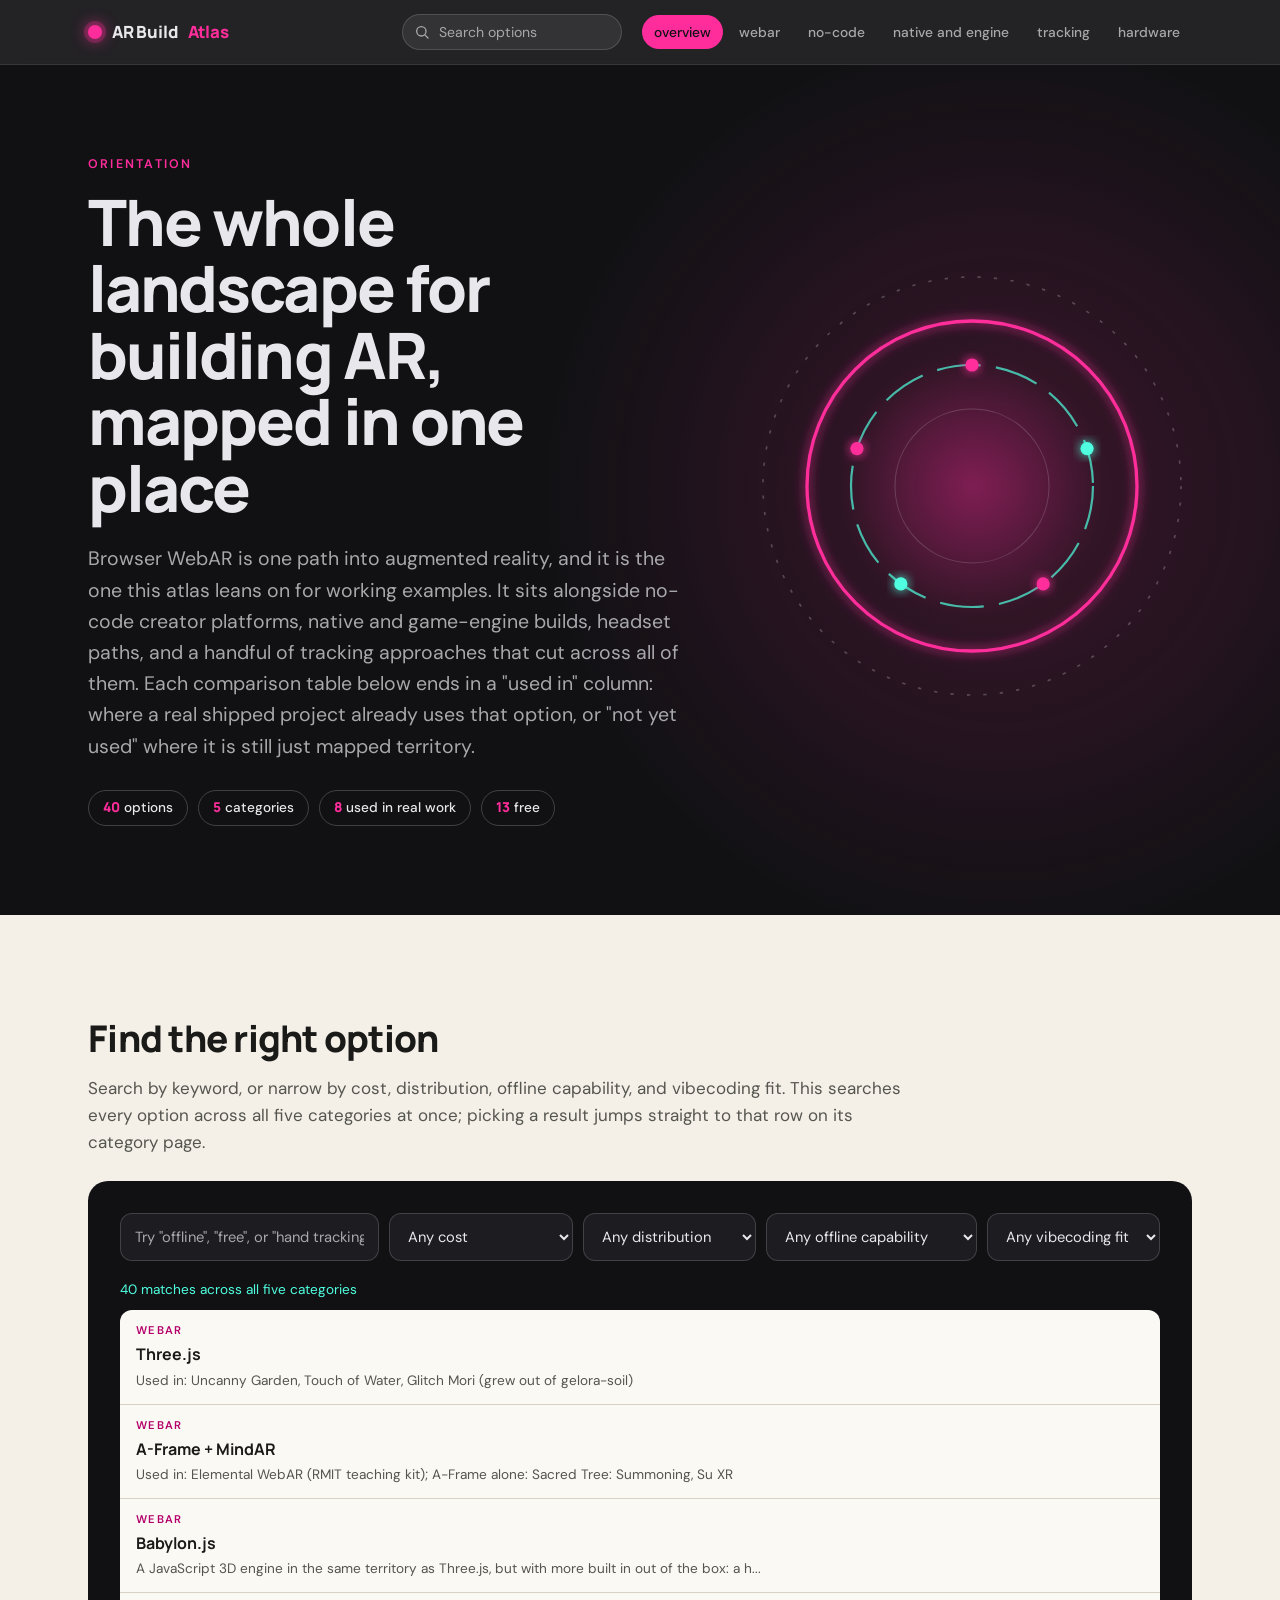
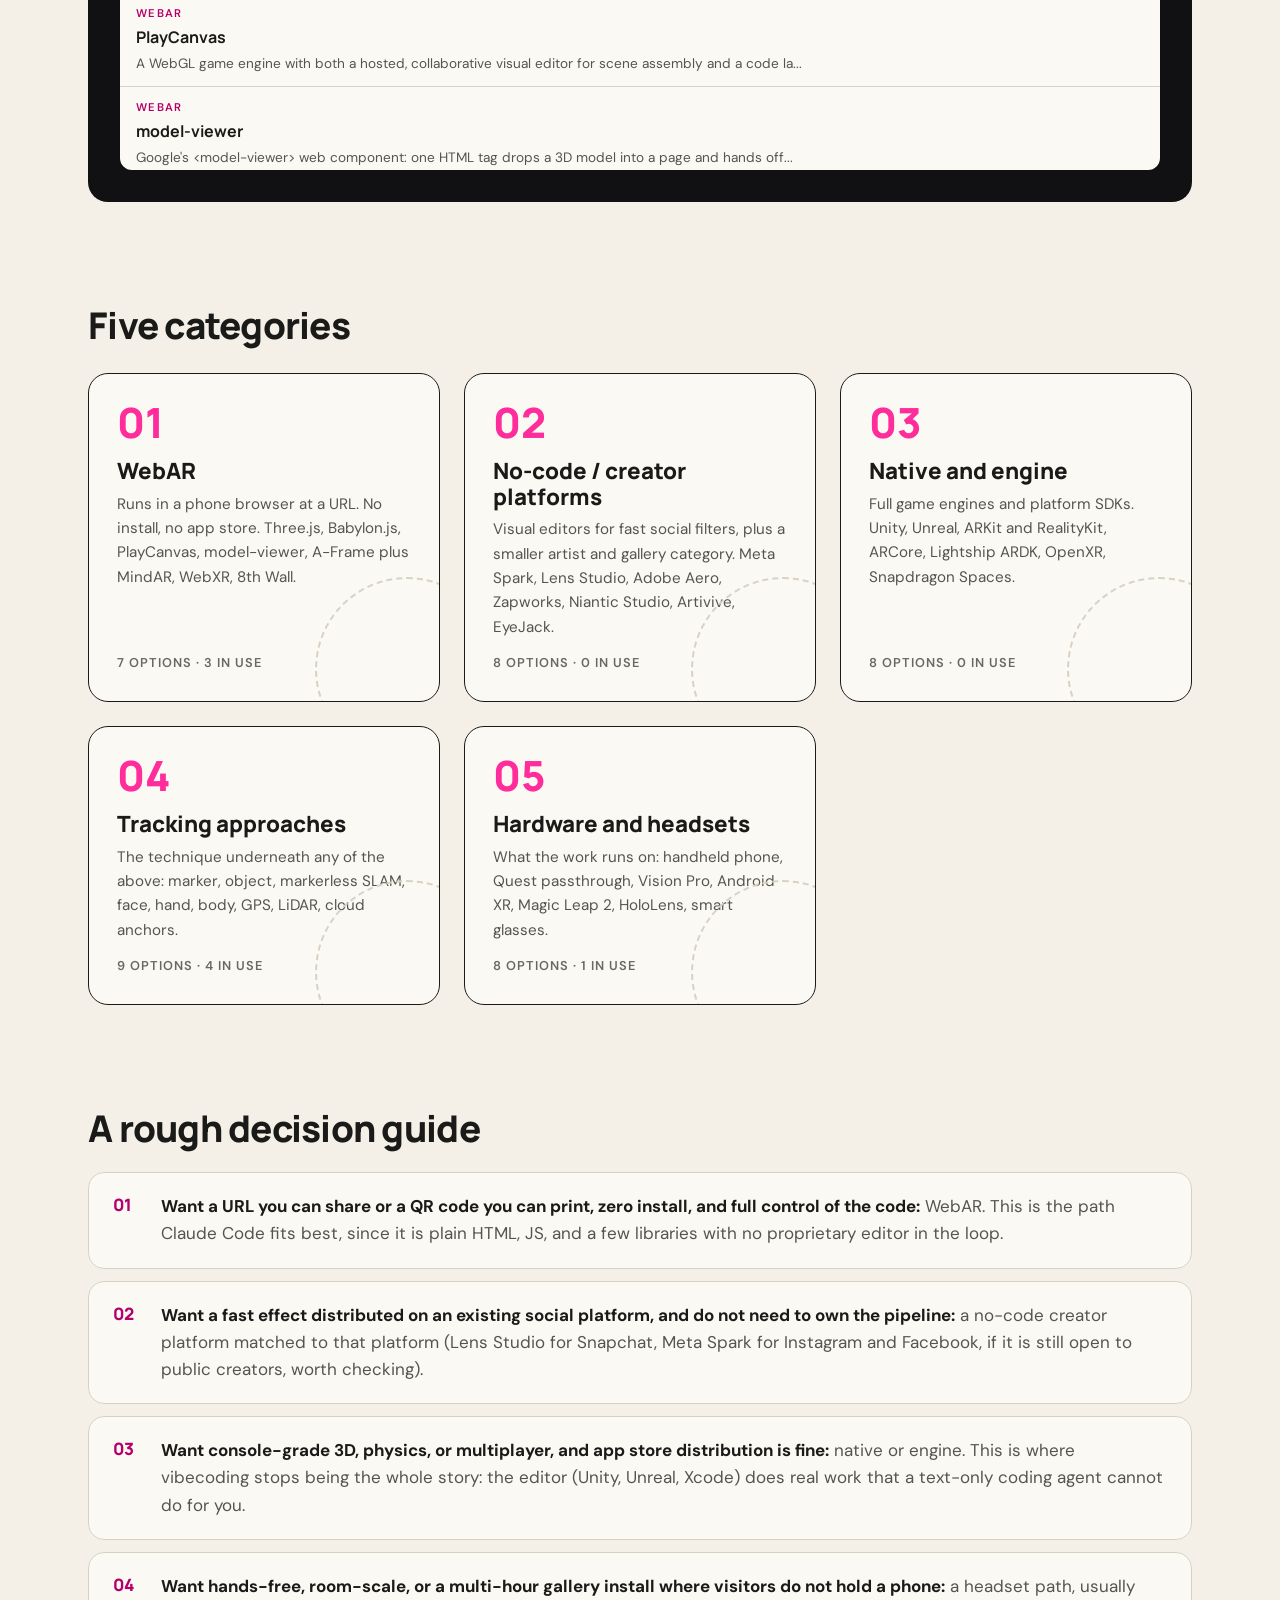
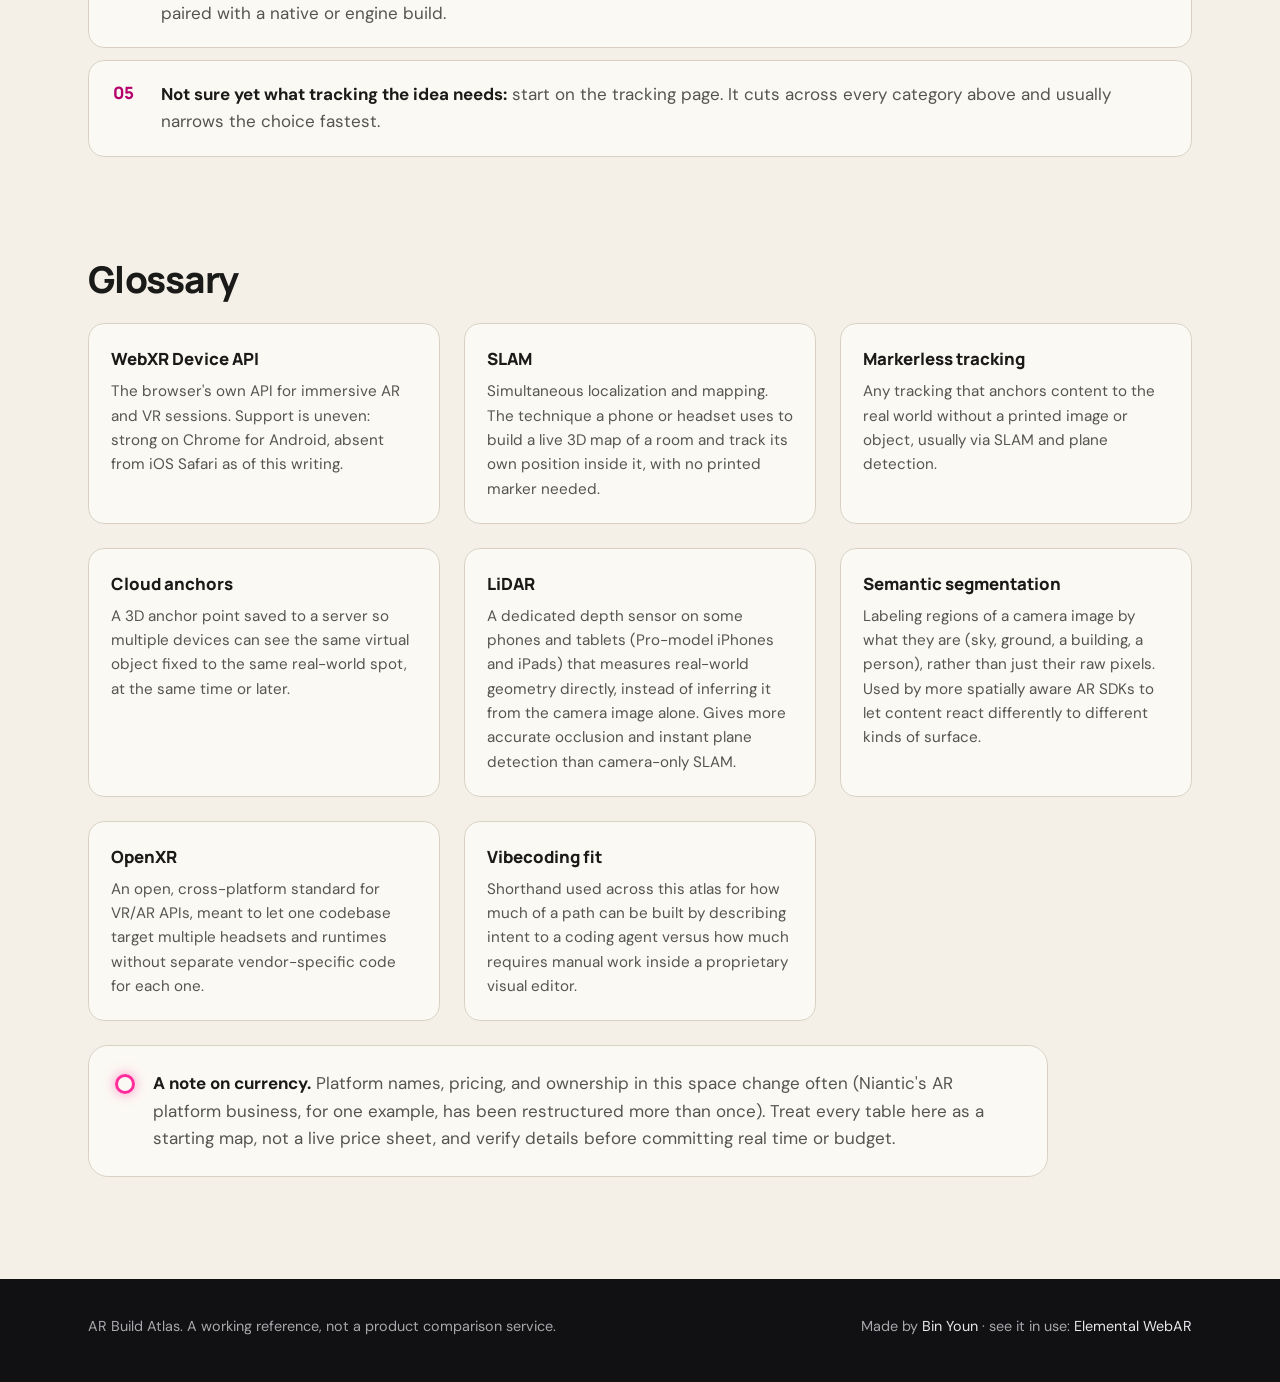
<file: index.html>
<!doctype html>
<html lang="en">
<head>
<meta charset="utf-8">
<meta name="viewport" content="width=device-width, initial-scale=1">
<title>AR Build Atlas</title>
<meta name="description" content="A map of the ways to build augmented reality work: browser WebAR, no-code creator platforms, native and engine paths, tracking approaches, and hardware.">
<link rel="stylesheet" href="assets/css/style.css">
</head>
<body>

<header class="site">
  <div class="wrap">
    <a class="brand" href="index.html">AR Build <span>Atlas</span></a>
    <div class="header-right">
      <div class="search-wrap">
        <svg viewBox="0 0 24 24" fill="none" stroke-width="2" stroke-linecap="round" stroke-linejoin="round"><circle cx="11" cy="11" r="7"></circle><line x1="21" y1="21" x2="16.65" y2="16.65"></line></svg>
        <input type="text" data-search-input placeholder="Search options" aria-label="Search AR build options">
        <div class="search-results" data-search-results></div>
      </div>
      <button class="nav-toggle" aria-label="Toggle navigation">menu</button>
      <nav class="primary">
        <a href="index.html" aria-current="page">overview</a>
        <a href="webar.html">webar</a>
        <a href="nocode.html">no-code</a>
        <a href="native.html">native and engine</a>
        <a href="tracking.html">tracking</a>
        <a href="hardware.html">hardware</a>
      </nav>
    </div>
  </div>
</header>

<main>
  <section class="hero">
    <div class="wrap hero-inner">
      <div class="hero-text">
    <p class="eyebrow">Orientation</p>
    <h1>The whole landscape for building AR, mapped in one place</h1>
    <p class="lede">Browser WebAR is one path into augmented reality, and it is the one this atlas leans on for
    working examples. It sits alongside no-code creator platforms, native and game-engine builds, headset paths,
    and a handful of tracking approaches that cut across all of them. Each comparison table below ends in a
    "used in" column: where a real shipped project already uses that option, or "not yet used" where it is
    still just mapped territory.</p>
      <ul class="hero-stats" data-stats="all"></ul>
      </div>
      <div class="hero-art" aria-hidden="true"><svg viewBox="0 0 400 400" fill="none"><defs><filter id="hg" x="-50%" y="-50%" width="200%" height="200%"><feGaussianBlur stdDeviation="5" result="b"/><feMerge><feMergeNode in="b"/><feMergeNode in="SourceGraphic"/></feMerge></filter><radialGradient id="hh"><stop offset="0%" stop-color="#FF2D9B" stop-opacity="0.35"/><stop offset="100%" stop-color="#FF2D9B" stop-opacity="0"/></radialGradient></defs><circle cx="200" cy="200" r="120" fill="url(#hh)"/><g class="spin"><circle cx="200" cy="200" r="190" stroke="#E8E8EC" stroke-opacity="0.25" stroke-width="1.5" stroke-dasharray="3 12"/></g><circle class="pulse" cx="200" cy="200" r="150" stroke="#FF2D9B" stroke-width="3" filter="url(#hg)"/><g class="spin-rev"><circle cx="200" cy="200" r="110" stroke="#4FFFDF" stroke-opacity="0.7" stroke-width="2" stroke-dasharray="40 14"/><circle cx="200.0" cy="90.0" r="6" fill="#FF2D9B" filter="url(#hg)"/><circle cx="304.6" cy="166.0" r="6" fill="#4FFFDF" filter="url(#hg)"/><circle cx="264.7" cy="289.0" r="6" fill="#FF2D9B" filter="url(#hg)"/><circle cx="135.3" cy="289.0" r="6" fill="#4FFFDF" filter="url(#hg)"/><circle cx="95.4" cy="166.0" r="6" fill="#FF2D9B" filter="url(#hg)"/></g><circle cx="200" cy="200" r="70" stroke="#E8E8EC" stroke-opacity="0.18"/></svg></div>
    </div>
  </section>
  <div class="wrap">

    <section class="category">
      <h2>Find the right option</h2>
      <p>Search by keyword, or narrow by cost, distribution, offline capability, and vibecoding fit.
      This searches every option across all five categories at once; picking a result jumps straight
      to that row on its category page.</p>
      <div class="finder">
        <div class="finder-controls">
          <input type="text" data-finder-input placeholder="Try &quot;offline&quot;, &quot;free&quot;, or &quot;hand tracking&quot;..." aria-label="Search all AR build options">
          <select data-finder-filter="cost" aria-label="Filter by cost">
            <option value="">Any cost</option>
            <option value="free">Free</option>
            <option value="freemium">Free tier / freemium</option>
            <option value="subscription">Subscription</option>
            <option value="paid-hardware">Paid hardware</option>
          </select>
          <select data-finder-filter="dist" aria-label="Filter by distribution">
            <option value="">Any distribution</option>
            <option value="url">URL</option>
            <option value="app-store">App store</option>
            <option value="platform-locked">Platform-locked</option>
            <option value="enterprise">Enterprise</option>
            <option value="varies">Varies by platform</option>
          </select>
          <select data-finder-filter="offline" aria-label="Filter by offline capability">
            <option value="">Any offline capability</option>
            <option value="yes">Offline capable</option>
            <option value="partial">Partially offline</option>
            <option value="no">Needs a live connection</option>
            <option value="varies">Varies</option>
          </select>
          <select data-finder-filter="fit" aria-label="Filter by vibecoding fit">
            <option value="">Any vibecoding fit</option>
            <option value="high">High</option>
            <option value="med">Medium</option>
            <option value="low">Low</option>
          </select>
        </div>
        <p class="finder-count" data-finder-count></p>
        <div class="finder-results" data-finder-results></div>
      </div>
    </section>

    <section class="category">
      <h2>Five categories</h2>
      <div class="index-list">
        <a class="index-row" href="webar.html">
          <span class="index-num">01</span>
          <span class="index-body">
            <span class="index-title">WebAR</span>
            <span class="index-desc">Runs in a phone browser at a URL. No install, no app store.
            Three.js, Babylon.js, PlayCanvas, model-viewer, A-Frame plus MindAR, WebXR, 8th Wall.</span>
          </span>
          <span class="index-count" data-count="webar"></span>
        </a>
        <a class="index-row" href="nocode.html">
          <span class="index-num">02</span>
          <span class="index-body">
            <span class="index-title">No-code / creator platforms</span>
            <span class="index-desc">Visual editors for fast social filters, plus a smaller artist and
            gallery category. Meta Spark, Lens Studio, Adobe Aero, Zapworks, Niantic Studio, Artivive,
            EyeJack.</span>
          </span>
          <span class="index-count" data-count="nocode"></span>
        </a>
        <a class="index-row" href="native.html">
          <span class="index-num">03</span>
          <span class="index-body">
            <span class="index-title">Native and engine</span>
            <span class="index-desc">Full game engines and platform SDKs. Unity, Unreal, ARKit and
            RealityKit, ARCore, Lightship ARDK, OpenXR, Snapdragon Spaces.</span>
          </span>
          <span class="index-count" data-count="native"></span>
        </a>
        <a class="index-row" href="tracking.html">
          <span class="index-num">04</span>
          <span class="index-body">
            <span class="index-title">Tracking approaches</span>
            <span class="index-desc">The technique underneath any of the above: marker, object,
            markerless SLAM, face, hand, body, GPS, LiDAR, cloud anchors.</span>
          </span>
          <span class="index-count" data-count="tracking"></span>
        </a>
        <a class="index-row" href="hardware.html">
          <span class="index-num">05</span>
          <span class="index-body">
            <span class="index-title">Hardware and headsets</span>
            <span class="index-desc">What the work runs on: handheld phone, Quest passthrough, Vision
            Pro, Android XR, Magic Leap 2, HoloLens, smart glasses.</span>
          </span>
          <span class="index-count" data-count="hardware"></span>
        </a>
      </div>
    </section>

    <section class="category">
      <h2>A rough decision guide</h2>
      <ul class="decision-list">
        <li><strong>Want a URL you can share or a QR code you can print, zero install, and full control
        of the code:</strong> WebAR. This is the path Claude Code fits best, since it is plain HTML, JS,
        and a few libraries with no proprietary editor in the loop.</li>
        <li><strong>Want a fast effect distributed on an existing social platform, and do not need to own
        the pipeline:</strong> a no-code creator platform matched to that platform (Lens Studio for
        Snapchat, Meta Spark for Instagram and Facebook, if it is still open to public creators, worth
        checking).</li>
        <li><strong>Want console-grade 3D, physics, or multiplayer, and app store distribution is fine:</strong>
        native or engine. This is where vibecoding stops being the whole story: the editor (Unity, Unreal,
        Xcode) does real work that a text-only coding agent cannot do for you.</li>
        <li><strong>Want hands-free, room-scale, or a multi-hour gallery install where visitors do not
        hold a phone:</strong> a headset path, usually paired with a native or engine build.</li>
        <li><strong>Not sure yet what tracking the idea needs:</strong> start on the tracking page. It
        cuts across every category above and usually narrows the choice fastest.</li>
      </ul>
    </section>

    <section class="category">
      <h2>Glossary</h2>
      <dl class="glossary">
        <div class="term"><dt>WebXR Device API</dt>
        <dd>The browser's own API for immersive AR and VR sessions. Support is uneven: strong on Chrome
        for Android, absent from iOS Safari as of this writing.</dd></div>

        <div class="term"><dt>SLAM</dt>
        <dd>Simultaneous localization and mapping. The technique a phone or headset uses to build a live
        3D map of a room and track its own position inside it, with no printed marker needed.</dd></div>

        <div class="term"><dt>Markerless tracking</dt>
        <dd>Any tracking that anchors content to the real world without a printed image or object, usually
        via SLAM and plane detection.</dd></div>

        <div class="term"><dt>Cloud anchors</dt>
        <dd>A 3D anchor point saved to a server so multiple devices can see the same virtual object fixed
        to the same real-world spot, at the same time or later.</dd></div>

        <div class="term"><dt>LiDAR</dt>
        <dd>A dedicated depth sensor on some phones and tablets (Pro-model iPhones and iPads) that
        measures real-world geometry directly, instead of inferring it from the camera image alone.
        Gives more accurate occlusion and instant plane detection than camera-only SLAM.</dd></div>

        <div class="term"><dt>Semantic segmentation</dt>
        <dd>Labeling regions of a camera image by what they are (sky, ground, a building, a person),
        rather than just their raw pixels. Used by more spatially aware AR SDKs to let content react
        differently to different kinds of surface.</dd></div>

        <div class="term"><dt>OpenXR</dt>
        <dd>An open, cross-platform standard for VR/AR APIs, meant to let one codebase target multiple
        headsets and runtimes without separate vendor-specific code for each one.</dd></div>

        <div class="term"><dt>Vibecoding fit</dt>
        <dd>Shorthand used across this atlas for how much of a path can be built by describing intent to a
        coding agent versus how much requires manual work inside a proprietary visual editor.</dd></div>
      </dl>
    </section>

    <div class="note">
      <strong>A note on currency.</strong> Platform names, pricing, and ownership in this space change
      often (Niantic's AR platform business, for one example, has been restructured more than once).
      Treat every table here as a starting map, not a live price sheet, and verify details before
      committing real time or budget.
    </div>
  </div>
</main>

<footer class="site">
  <div class="wrap"><span>AR Build Atlas. A working reference, not a product comparison service.</span><span>Made by <a href="https://binyoun.com">Bin Youn</a> · see it in use: <a href="https://binyoun.github.io/webar/">Elemental WebAR</a></span></div>
</footer>

<script src="assets/js/data.js"></script>
<script src="assets/js/render.js"></script>
<script src="assets/js/search.js"></script>
<script src="assets/js/nav.js"></script>
</body>
</html>
</file>
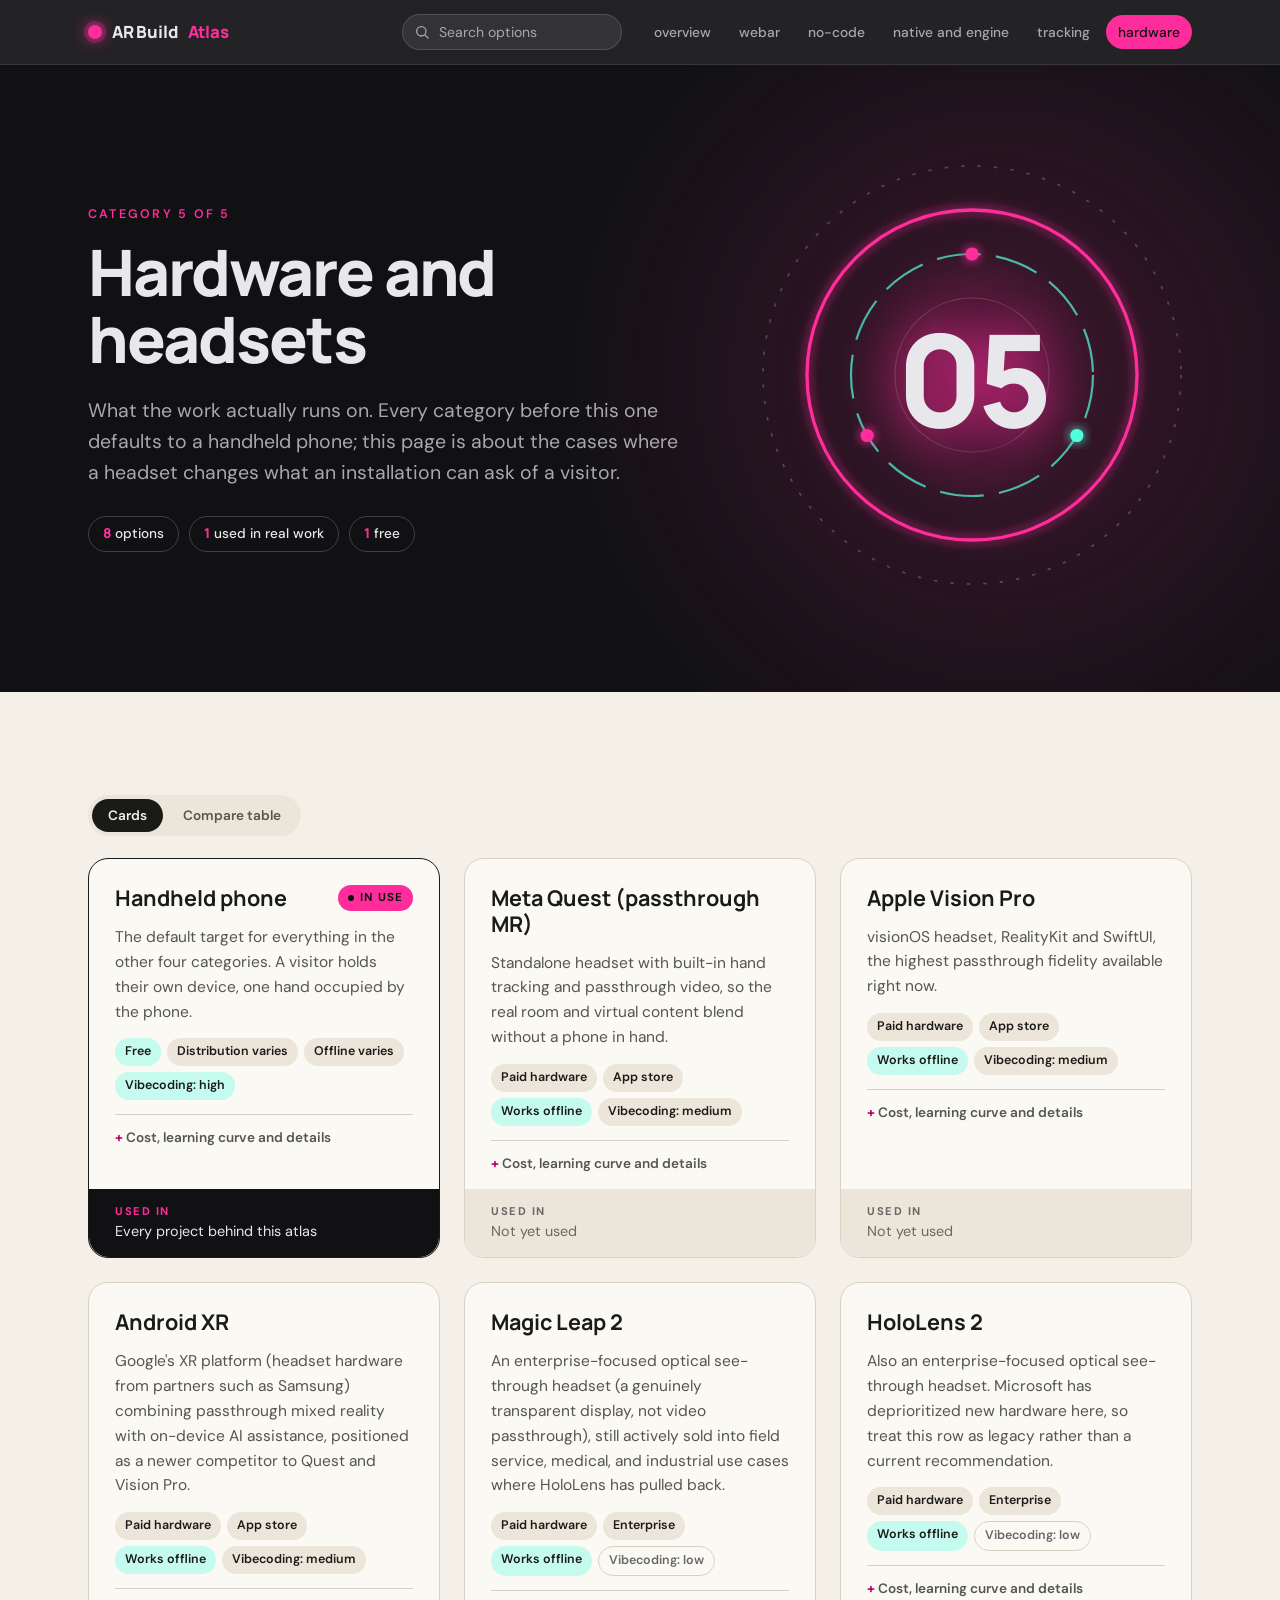
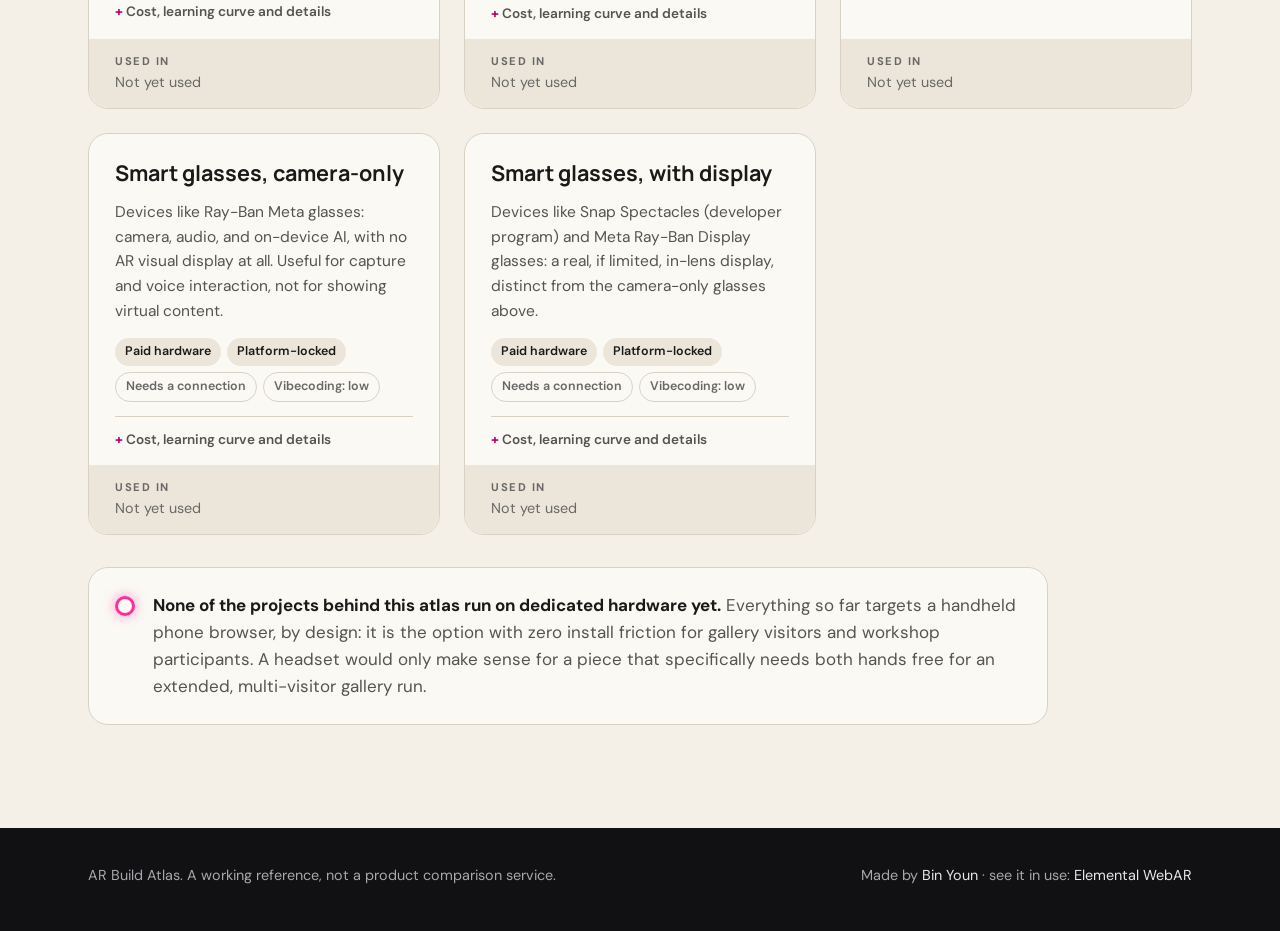
<file: hardware.html>
<!doctype html>
<html lang="en">
<head>
<meta charset="utf-8">
<meta name="viewport" content="width=device-width, initial-scale=1">
<title>Hardware and headsets &middot; AR Build Atlas</title>
<meta name="description" content="AR hardware options: handheld phone, Quest passthrough, Apple Vision Pro, HoloLens, Magic Leap 2, Android XR, smart glasses.">
<link rel="stylesheet" href="assets/css/style.css">
</head>
<body>

<header class="site">
  <div class="wrap">
    <a class="brand" href="index.html">AR Build <span>Atlas</span></a>
    <div class="header-right">
      <div class="search-wrap">
        <svg viewBox="0 0 24 24" fill="none" stroke-width="2" stroke-linecap="round" stroke-linejoin="round"><circle cx="11" cy="11" r="7"></circle><line x1="21" y1="21" x2="16.65" y2="16.65"></line></svg>
        <input type="text" data-search-input placeholder="Search options" aria-label="Search AR build options">
        <div class="search-results" data-search-results></div>
      </div>
      <button class="nav-toggle" aria-label="Toggle navigation">menu</button>
      <nav class="primary">
        <a href="index.html">overview</a>
        <a href="webar.html">webar</a>
        <a href="nocode.html">no-code</a>
        <a href="native.html">native and engine</a>
        <a href="tracking.html">tracking</a>
        <a href="hardware.html" aria-current="page">hardware</a>
      </nav>
    </div>
  </div>
</header>

<main>
  <section class="hero">
    <div class="wrap hero-inner">
      <div class="hero-text">
    <p class="eyebrow">Category 5 of 5</p>
    <h1>Hardware and headsets</h1>
    <p class="lede">What the work actually runs on. Every category before this one defaults to a handheld
    phone; this page is about the cases where a headset changes what an installation can ask of a
    visitor.</p>
      <ul class="hero-stats" data-stats="hardware"></ul>
      </div>
      <div class="hero-art" aria-hidden="true"><svg viewBox="0 0 400 400" fill="none"><defs><filter id="hg" x="-50%" y="-50%" width="200%" height="200%"><feGaussianBlur stdDeviation="5" result="b"/><feMerge><feMergeNode in="b"/><feMergeNode in="SourceGraphic"/></feMerge></filter><radialGradient id="hh"><stop offset="0%" stop-color="#FF2D9B" stop-opacity="0.35"/><stop offset="100%" stop-color="#FF2D9B" stop-opacity="0"/></radialGradient></defs><circle cx="200" cy="200" r="120" fill="url(#hh)"/><g class="spin"><circle cx="200" cy="200" r="190" stroke="#E8E8EC" stroke-opacity="0.25" stroke-width="1.5" stroke-dasharray="3 12"/></g><circle class="pulse" cx="200" cy="200" r="150" stroke="#FF2D9B" stroke-width="3" filter="url(#hg)"/><g class="spin-rev"><circle cx="200" cy="200" r="110" stroke="#4FFFDF" stroke-opacity="0.7" stroke-width="2" stroke-dasharray="40 14"/><circle cx="200.0" cy="90.0" r="6" fill="#FF2D9B" filter="url(#hg)"/><circle cx="295.3" cy="255.0" r="6" fill="#4FFFDF" filter="url(#hg)"/><circle cx="104.7" cy="255.0" r="6" fill="#FF2D9B" filter="url(#hg)"/></g><circle cx="200" cy="200" r="70" stroke="#E8E8EC" stroke-opacity="0.18"/></svg><span class="hero-num">05</span></div>
    </div>
  </section>
  <div class="wrap">

    <section class="category">
      <div class="table-wrap">
        <table class="compare">
          <thead>
            <tr>
              <th>Option</th>
              <th>What it is</th>
              <th>Cost</th>
              <th>Learning curve</th>
              <th>Distribution</th>
              <th>Offline capable</th>
              <th>Vibecoding fit</th>
              <th>Used in</th>
            </tr>
          </thead>
          <tbody data-options-category="hardware"></tbody>
        </table>
      </div>

      <div class="note">
        <strong>None of the projects behind this atlas run on dedicated hardware yet.</strong> Everything
        so far targets a handheld phone browser, by design: it is the option with zero install friction
        for gallery visitors and workshop participants. A headset would only make sense for a piece that
        specifically needs both hands free for an extended, multi-visitor gallery run.
      </div>
    </section>
  </div>
</main>

<footer class="site">
  <div class="wrap"><span>AR Build Atlas. A working reference, not a product comparison service.</span><span>Made by <a href="https://binyoun.com">Bin Youn</a> · see it in use: <a href="https://binyoun.github.io/webar/">Elemental WebAR</a></span></div>
</footer>

<script src="assets/js/data.js"></script>
<script src="assets/js/render.js"></script>
<script src="assets/js/search.js"></script>
<script src="assets/js/nav.js"></script>
</body>
</html>
</file>
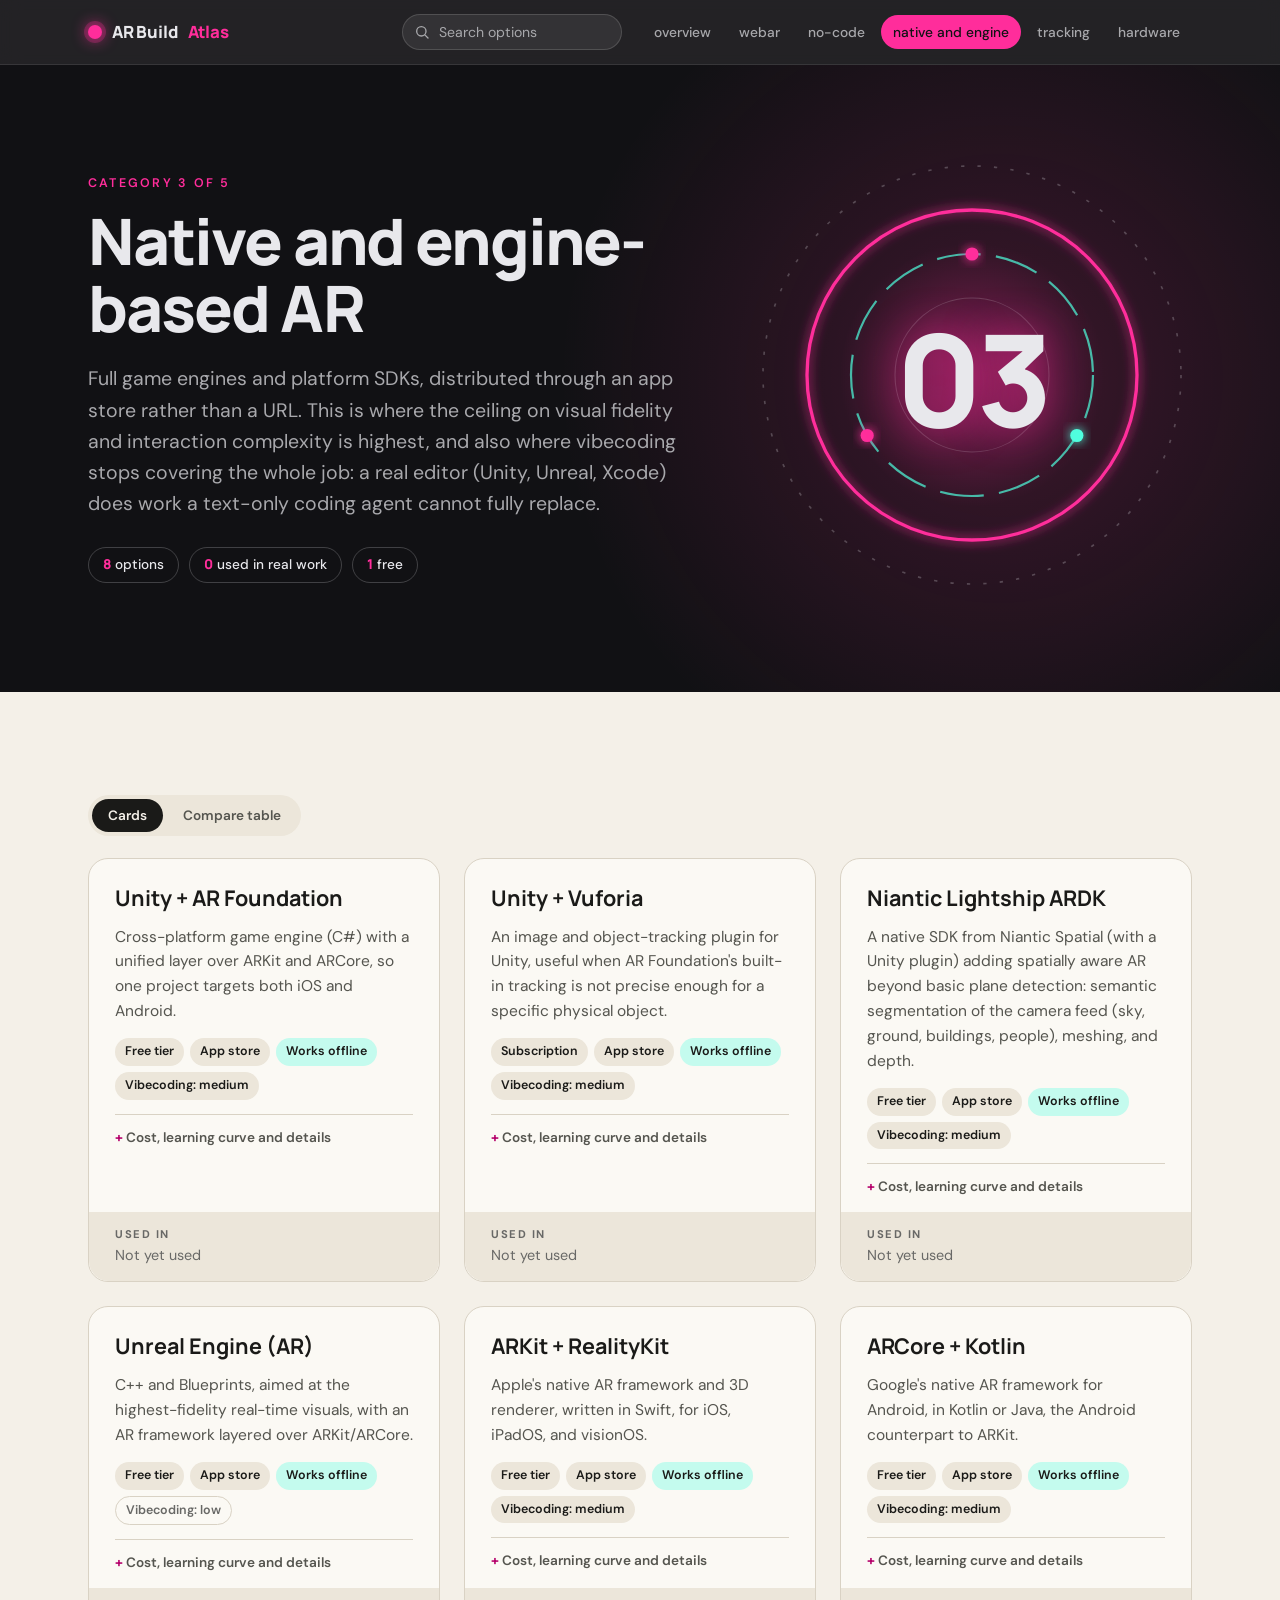
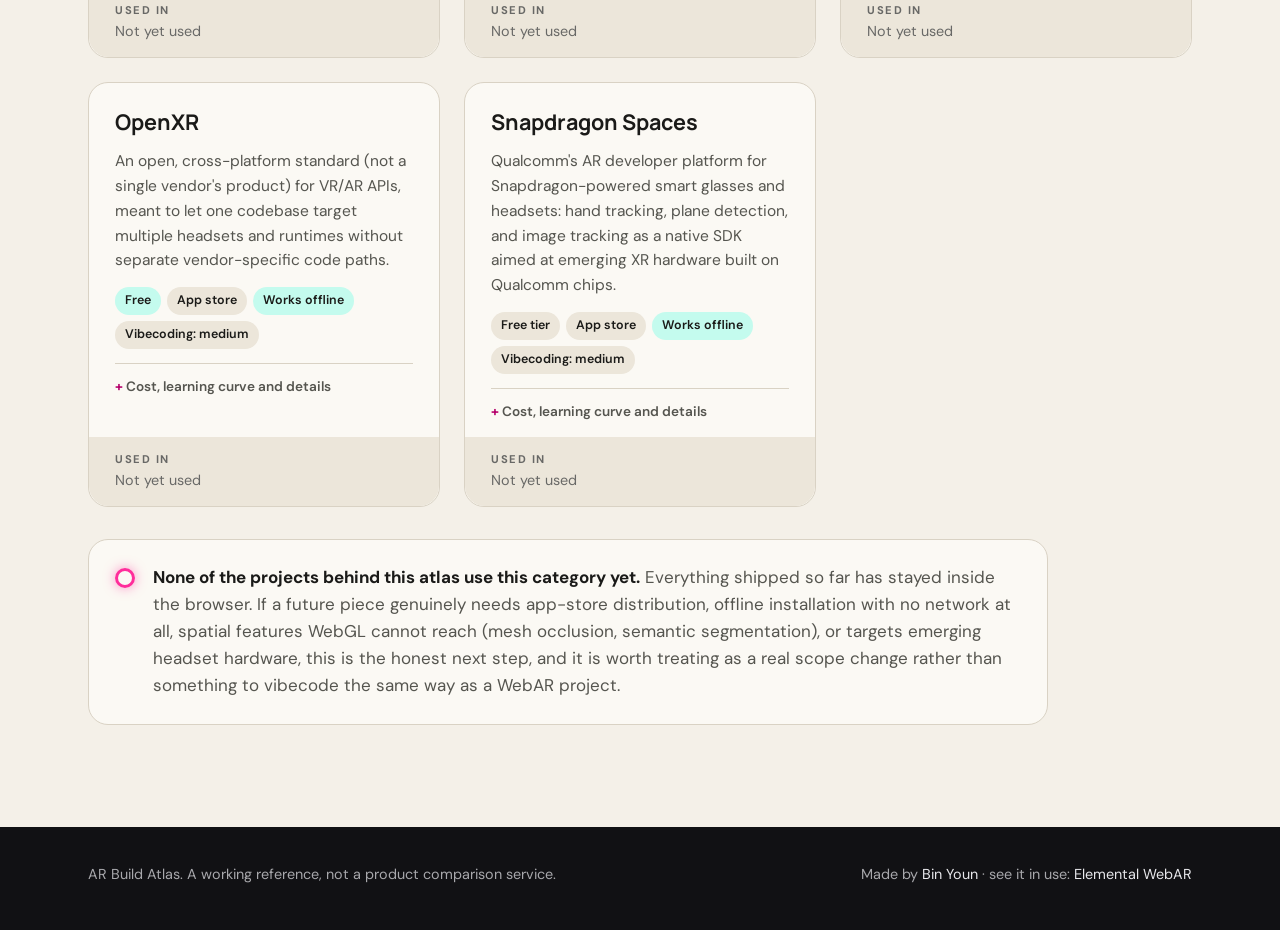
<file: native.html>
<!doctype html>
<html lang="en">
<head>
<meta charset="utf-8">
<meta name="viewport" content="width=device-width, initial-scale=1">
<title>Native and engine &middot; AR Build Atlas</title>
<meta name="description" content="Native and game-engine AR paths: Unity plus AR Foundation, Unreal Engine, ARKit and RealityKit, ARCore, Lightship ARDK, OpenXR, Snapdragon Spaces.">
<link rel="stylesheet" href="assets/css/style.css">
</head>
<body>

<header class="site">
  <div class="wrap">
    <a class="brand" href="index.html">AR Build <span>Atlas</span></a>
    <div class="header-right">
      <div class="search-wrap">
        <svg viewBox="0 0 24 24" fill="none" stroke-width="2" stroke-linecap="round" stroke-linejoin="round"><circle cx="11" cy="11" r="7"></circle><line x1="21" y1="21" x2="16.65" y2="16.65"></line></svg>
        <input type="text" data-search-input placeholder="Search options" aria-label="Search AR build options">
        <div class="search-results" data-search-results></div>
      </div>
      <button class="nav-toggle" aria-label="Toggle navigation">menu</button>
      <nav class="primary">
        <a href="index.html">overview</a>
        <a href="webar.html">webar</a>
        <a href="nocode.html">no-code</a>
        <a href="native.html" aria-current="page">native and engine</a>
        <a href="tracking.html">tracking</a>
        <a href="hardware.html">hardware</a>
      </nav>
    </div>
  </div>
</header>

<main>
  <section class="hero">
    <div class="wrap hero-inner">
      <div class="hero-text">
    <p class="eyebrow">Category 3 of 5</p>
    <h1>Native and engine-based AR</h1>
    <p class="lede">Full game engines and platform SDKs, distributed through an app store rather than a
    URL. This is where the ceiling on visual fidelity and interaction complexity is highest, and also
    where vibecoding stops covering the whole job: a real editor (Unity, Unreal, Xcode) does work a
    text-only coding agent cannot fully replace.</p>
      <ul class="hero-stats" data-stats="native"></ul>
      </div>
      <div class="hero-art" aria-hidden="true"><svg viewBox="0 0 400 400" fill="none"><defs><filter id="hg" x="-50%" y="-50%" width="200%" height="200%"><feGaussianBlur stdDeviation="5" result="b"/><feMerge><feMergeNode in="b"/><feMergeNode in="SourceGraphic"/></feMerge></filter><radialGradient id="hh"><stop offset="0%" stop-color="#FF2D9B" stop-opacity="0.35"/><stop offset="100%" stop-color="#FF2D9B" stop-opacity="0"/></radialGradient></defs><circle cx="200" cy="200" r="120" fill="url(#hh)"/><g class="spin"><circle cx="200" cy="200" r="190" stroke="#E8E8EC" stroke-opacity="0.25" stroke-width="1.5" stroke-dasharray="3 12"/></g><circle class="pulse" cx="200" cy="200" r="150" stroke="#FF2D9B" stroke-width="3" filter="url(#hg)"/><g class="spin-rev"><circle cx="200" cy="200" r="110" stroke="#4FFFDF" stroke-opacity="0.7" stroke-width="2" stroke-dasharray="40 14"/><circle cx="200.0" cy="90.0" r="6" fill="#FF2D9B" filter="url(#hg)"/><circle cx="295.3" cy="255.0" r="6" fill="#4FFFDF" filter="url(#hg)"/><circle cx="104.7" cy="255.0" r="6" fill="#FF2D9B" filter="url(#hg)"/></g><circle cx="200" cy="200" r="70" stroke="#E8E8EC" stroke-opacity="0.18"/></svg><span class="hero-num">03</span></div>
    </div>
  </section>
  <div class="wrap">

    <section class="category">
      <div class="table-wrap">
        <table class="compare">
          <thead>
            <tr>
              <th>Option</th>
              <th>What it is</th>
              <th>Cost</th>
              <th>Learning curve</th>
              <th>Distribution</th>
              <th>Offline capable</th>
              <th>Vibecoding fit</th>
              <th>Used in</th>
            </tr>
          </thead>
          <tbody data-options-category="native"></tbody>
        </table>
      </div>

      <div class="note">
        <strong>None of the projects behind this atlas use this category yet.</strong> Everything shipped
        so far has stayed inside the browser. If a future piece genuinely needs app-store distribution,
        offline installation with no network at all, spatial features WebGL cannot reach (mesh occlusion,
        semantic segmentation), or targets emerging headset hardware, this is the honest next step, and it
        is worth treating as a real scope change rather than something to vibecode the same way as a
        WebAR project.
      </div>
    </section>
  </div>
</main>

<footer class="site">
  <div class="wrap"><span>AR Build Atlas. A working reference, not a product comparison service.</span><span>Made by <a href="https://binyoun.com">Bin Youn</a> · see it in use: <a href="https://binyoun.github.io/webar/">Elemental WebAR</a></span></div>
</footer>

<script src="assets/js/data.js"></script>
<script src="assets/js/render.js"></script>
<script src="assets/js/search.js"></script>
<script src="assets/js/nav.js"></script>
</body>
</html>
</file>
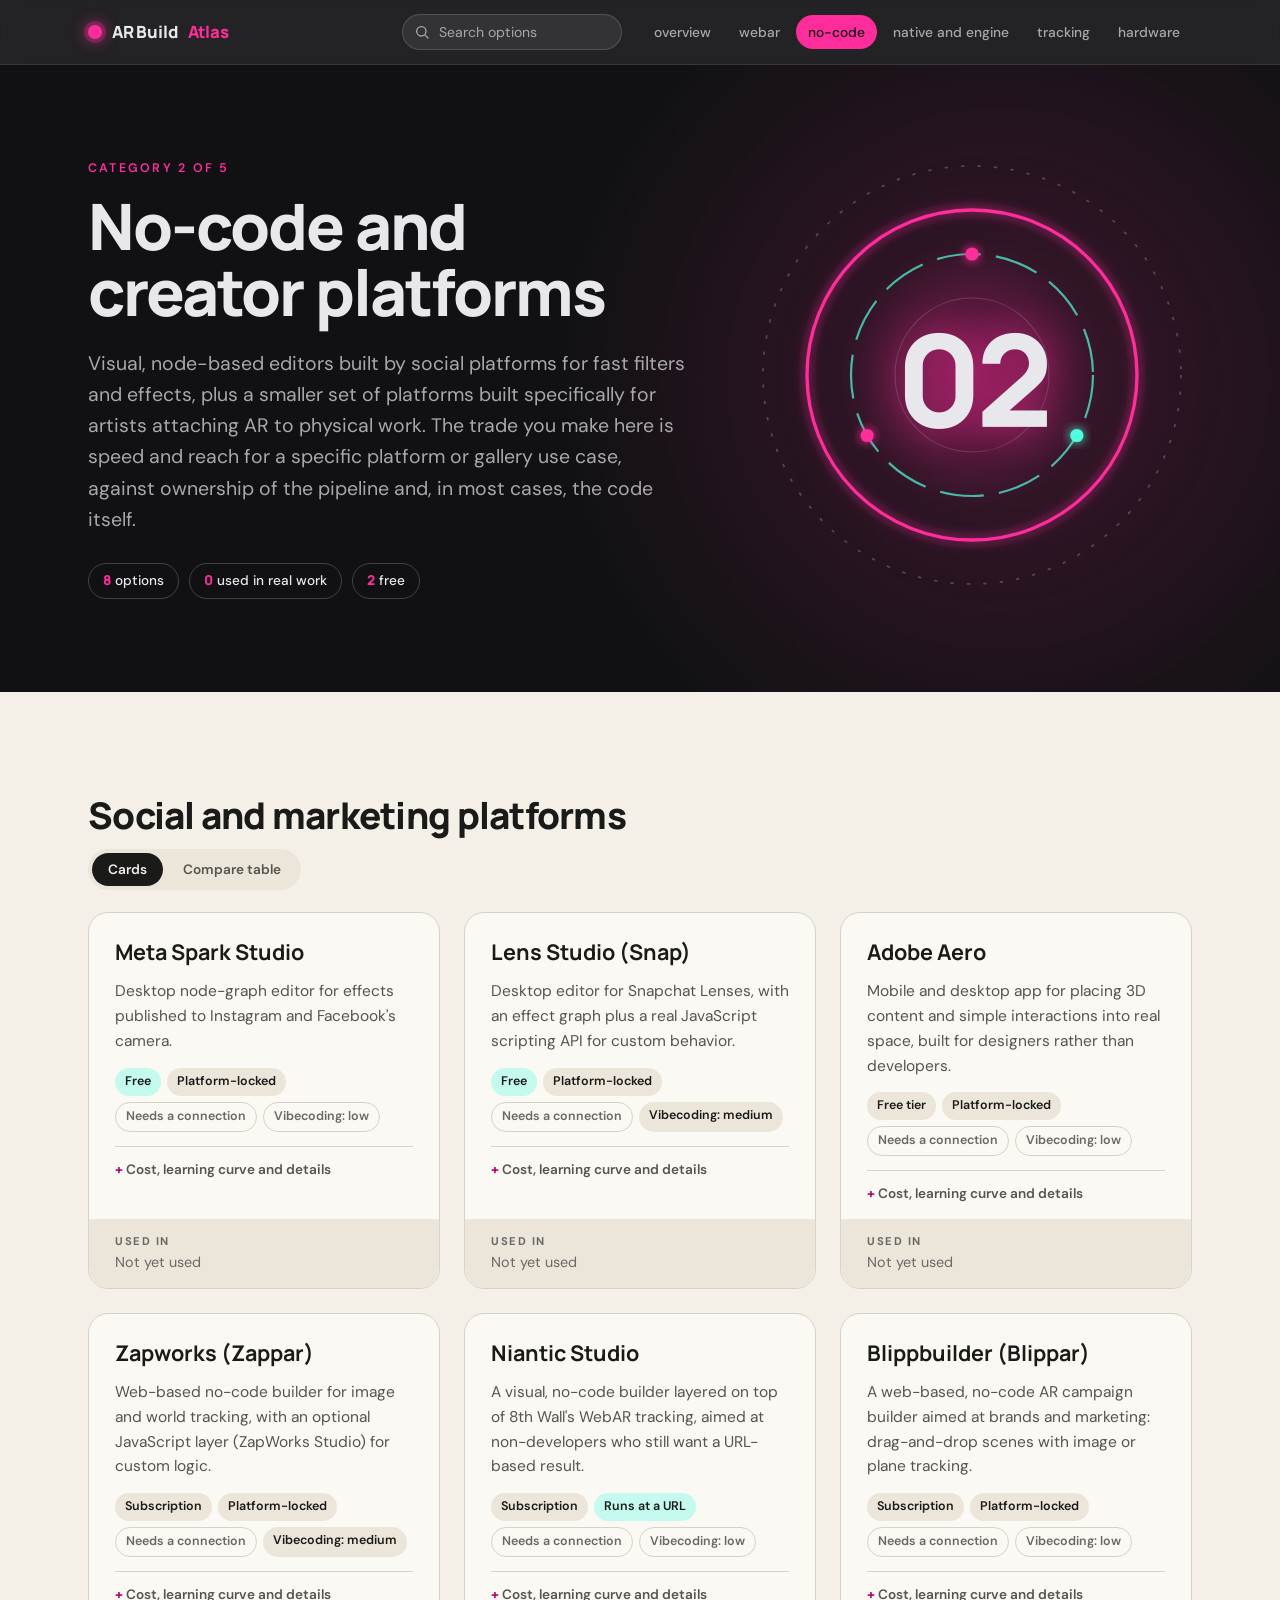
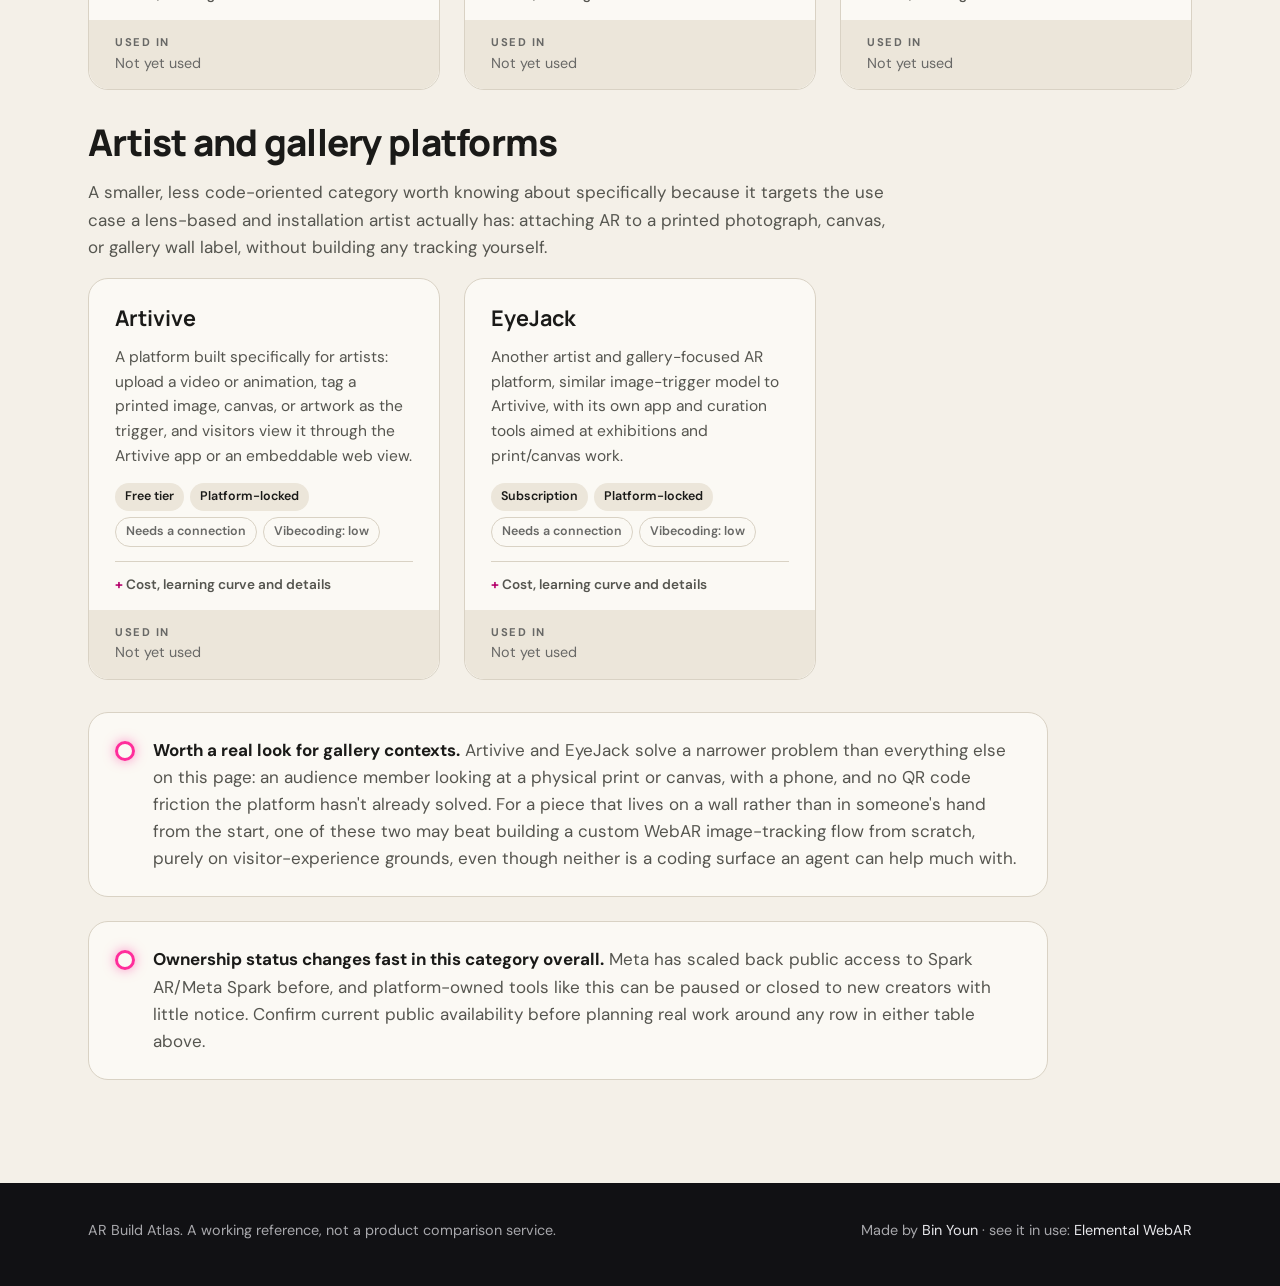
<file: nocode.html>
<!doctype html>
<html lang="en">
<head>
<meta charset="utf-8">
<meta name="viewport" content="width=device-width, initial-scale=1">
<title>No-code / creator platforms &middot; AR Build Atlas</title>
<meta name="description" content="No-code and creator AR platforms: Meta Spark, Lens Studio, Adobe Aero, Zapworks, Niantic Studio, Artivive, EyeJack, Blippbuilder.">
<link rel="stylesheet" href="assets/css/style.css">
</head>
<body>

<header class="site">
  <div class="wrap">
    <a class="brand" href="index.html">AR Build <span>Atlas</span></a>
    <div class="header-right">
      <div class="search-wrap">
        <svg viewBox="0 0 24 24" fill="none" stroke-width="2" stroke-linecap="round" stroke-linejoin="round"><circle cx="11" cy="11" r="7"></circle><line x1="21" y1="21" x2="16.65" y2="16.65"></line></svg>
        <input type="text" data-search-input placeholder="Search options" aria-label="Search AR build options">
        <div class="search-results" data-search-results></div>
      </div>
      <button class="nav-toggle" aria-label="Toggle navigation">menu</button>
      <nav class="primary">
        <a href="index.html">overview</a>
        <a href="webar.html">webar</a>
        <a href="nocode.html" aria-current="page">no-code</a>
        <a href="native.html">native and engine</a>
        <a href="tracking.html">tracking</a>
        <a href="hardware.html">hardware</a>
      </nav>
    </div>
  </div>
</header>

<main>
  <section class="hero">
    <div class="wrap hero-inner">
      <div class="hero-text">
    <p class="eyebrow">Category 2 of 5</p>
    <h1>No-code and creator platforms</h1>
    <p class="lede">Visual, node-based editors built by social platforms for fast filters and effects,
    plus a smaller set of platforms built specifically for artists attaching AR to physical work. The
    trade you make here is speed and reach for a specific platform or gallery use case, against ownership
    of the pipeline and, in most cases, the code itself.</p>
      <ul class="hero-stats" data-stats="nocode"></ul>
      </div>
      <div class="hero-art" aria-hidden="true"><svg viewBox="0 0 400 400" fill="none"><defs><filter id="hg" x="-50%" y="-50%" width="200%" height="200%"><feGaussianBlur stdDeviation="5" result="b"/><feMerge><feMergeNode in="b"/><feMergeNode in="SourceGraphic"/></feMerge></filter><radialGradient id="hh"><stop offset="0%" stop-color="#FF2D9B" stop-opacity="0.35"/><stop offset="100%" stop-color="#FF2D9B" stop-opacity="0"/></radialGradient></defs><circle cx="200" cy="200" r="120" fill="url(#hh)"/><g class="spin"><circle cx="200" cy="200" r="190" stroke="#E8E8EC" stroke-opacity="0.25" stroke-width="1.5" stroke-dasharray="3 12"/></g><circle class="pulse" cx="200" cy="200" r="150" stroke="#FF2D9B" stroke-width="3" filter="url(#hg)"/><g class="spin-rev"><circle cx="200" cy="200" r="110" stroke="#4FFFDF" stroke-opacity="0.7" stroke-width="2" stroke-dasharray="40 14"/><circle cx="200.0" cy="90.0" r="6" fill="#FF2D9B" filter="url(#hg)"/><circle cx="295.3" cy="255.0" r="6" fill="#4FFFDF" filter="url(#hg)"/><circle cx="104.7" cy="255.0" r="6" fill="#FF2D9B" filter="url(#hg)"/></g><circle cx="200" cy="200" r="70" stroke="#E8E8EC" stroke-opacity="0.18"/></svg><span class="hero-num">02</span></div>
    </div>
  </section>
  <div class="wrap">

    <section class="category">
      <h2>Social and marketing platforms</h2>
      <div class="table-wrap">
        <table class="compare">
          <thead>
            <tr>
              <th>Option</th>
              <th>What it is</th>
              <th>Cost</th>
              <th>Learning curve</th>
              <th>Distribution</th>
              <th>Offline capable</th>
              <th>Vibecoding fit</th>
              <th>Used in</th>
            </tr>
          </thead>
          <tbody data-options-category="nocode" data-options-group="social"></tbody>
        </table>
      </div>

      <h2>Artist and gallery platforms</h2>
      <p>A smaller, less code-oriented category worth knowing about specifically because it targets the
      use case a lens-based and installation artist actually has: attaching AR to a printed photograph,
      canvas, or gallery wall label, without building any tracking yourself.</p>
      <div class="table-wrap">
        <table class="compare">
          <thead>
            <tr>
              <th>Option</th>
              <th>What it is</th>
              <th>Cost</th>
              <th>Learning curve</th>
              <th>Distribution</th>
              <th>Offline capable</th>
              <th>Vibecoding fit</th>
              <th>Used in</th>
            </tr>
          </thead>
          <tbody data-options-category="nocode" data-options-group="artist"></tbody>
        </table>
      </div>

      <div class="note">
        <strong>Worth a real look for gallery contexts.</strong> Artivive and EyeJack solve a narrower
        problem than everything else on this page: an audience member looking at a physical print or
        canvas, with a phone, and no QR code friction the platform hasn't already solved. For a piece
        that lives on a wall rather than in someone's hand from the start, one of these two may beat
        building a custom WebAR image-tracking flow from scratch, purely on visitor-experience grounds,
        even though neither is a coding surface an agent can help much with.
      </div>

      <div class="note">
        <strong>Ownership status changes fast in this category overall.</strong> Meta has scaled back
        public access to Spark AR/Meta Spark before, and platform-owned tools like this can be paused or
        closed to new creators with little notice. Confirm current public availability before planning
        real work around any row in either table above.
      </div>
    </section>
  </div>
</main>

<footer class="site">
  <div class="wrap"><span>AR Build Atlas. A working reference, not a product comparison service.</span><span>Made by <a href="https://binyoun.com">Bin Youn</a> · see it in use: <a href="https://binyoun.github.io/webar/">Elemental WebAR</a></span></div>
</footer>

<script src="assets/js/data.js"></script>
<script src="assets/js/render.js"></script>
<script src="assets/js/search.js"></script>
<script src="assets/js/nav.js"></script>
</body>
</html>
</file>
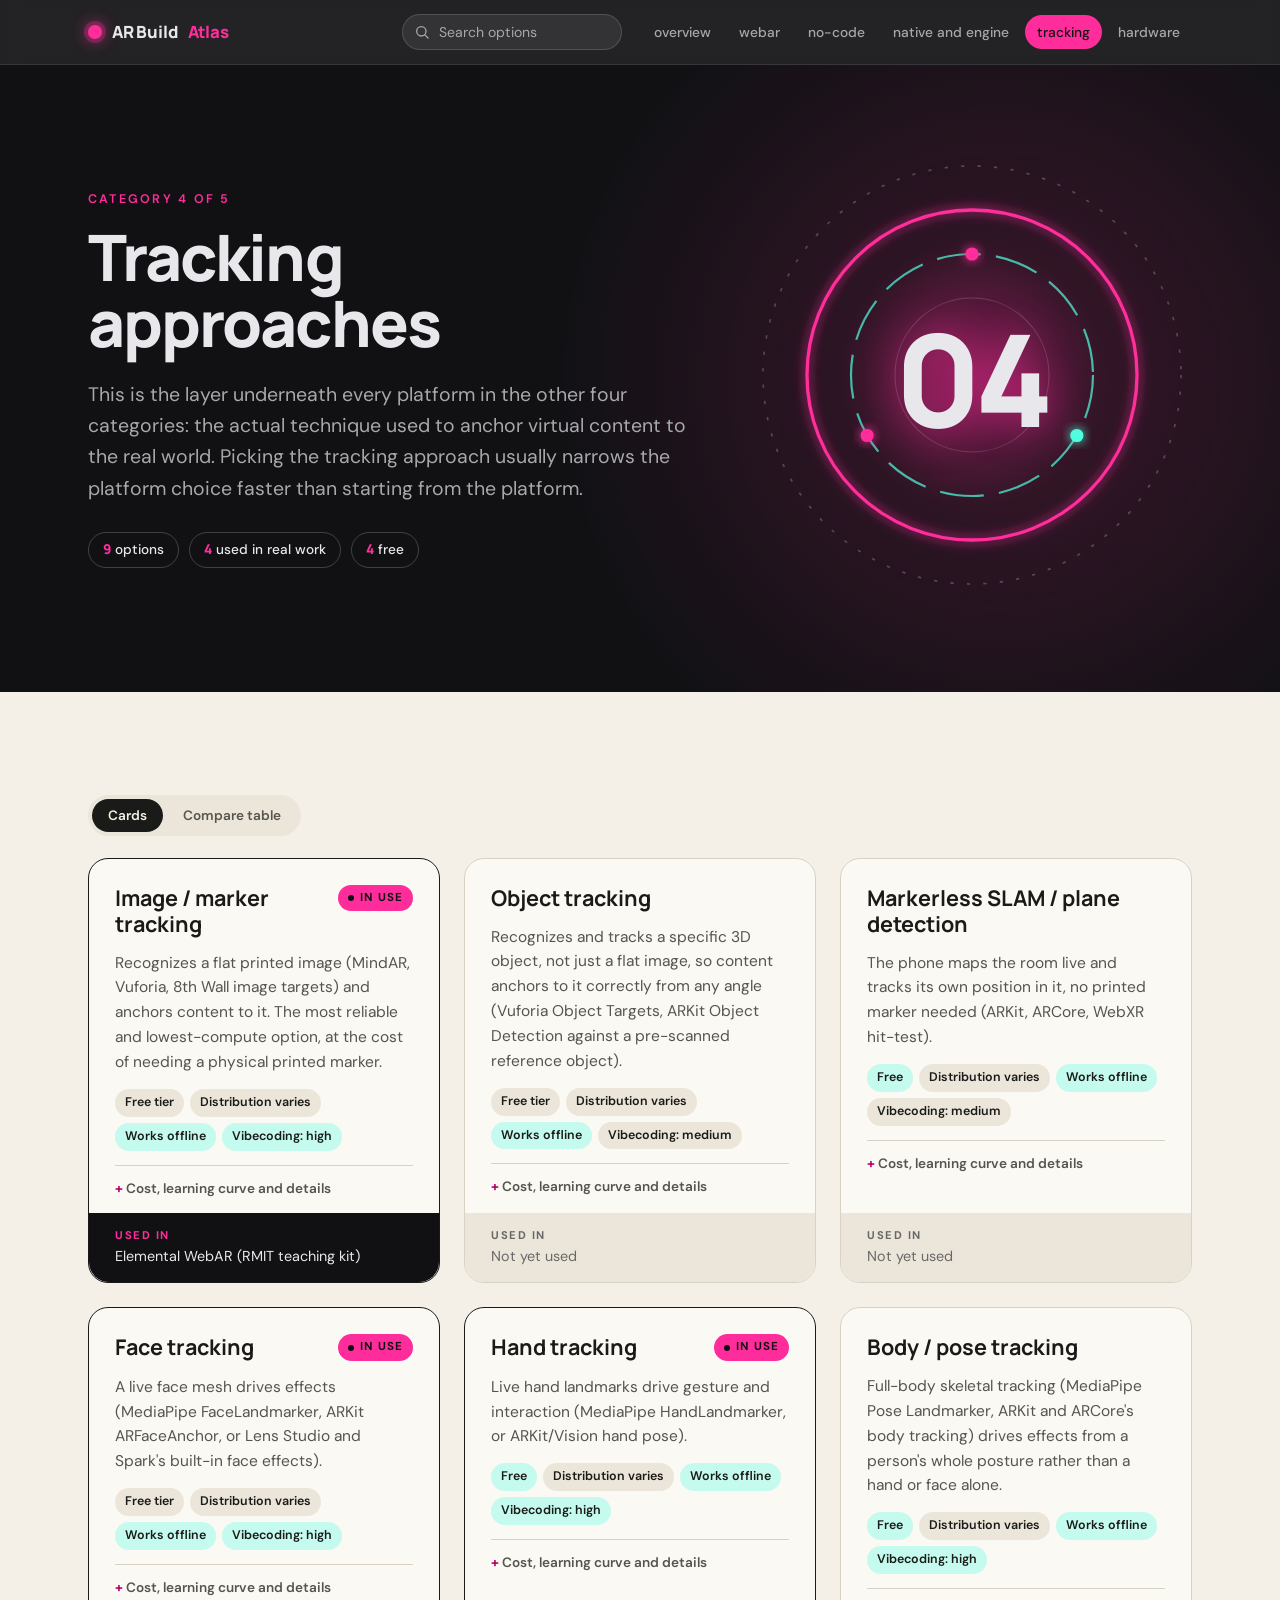
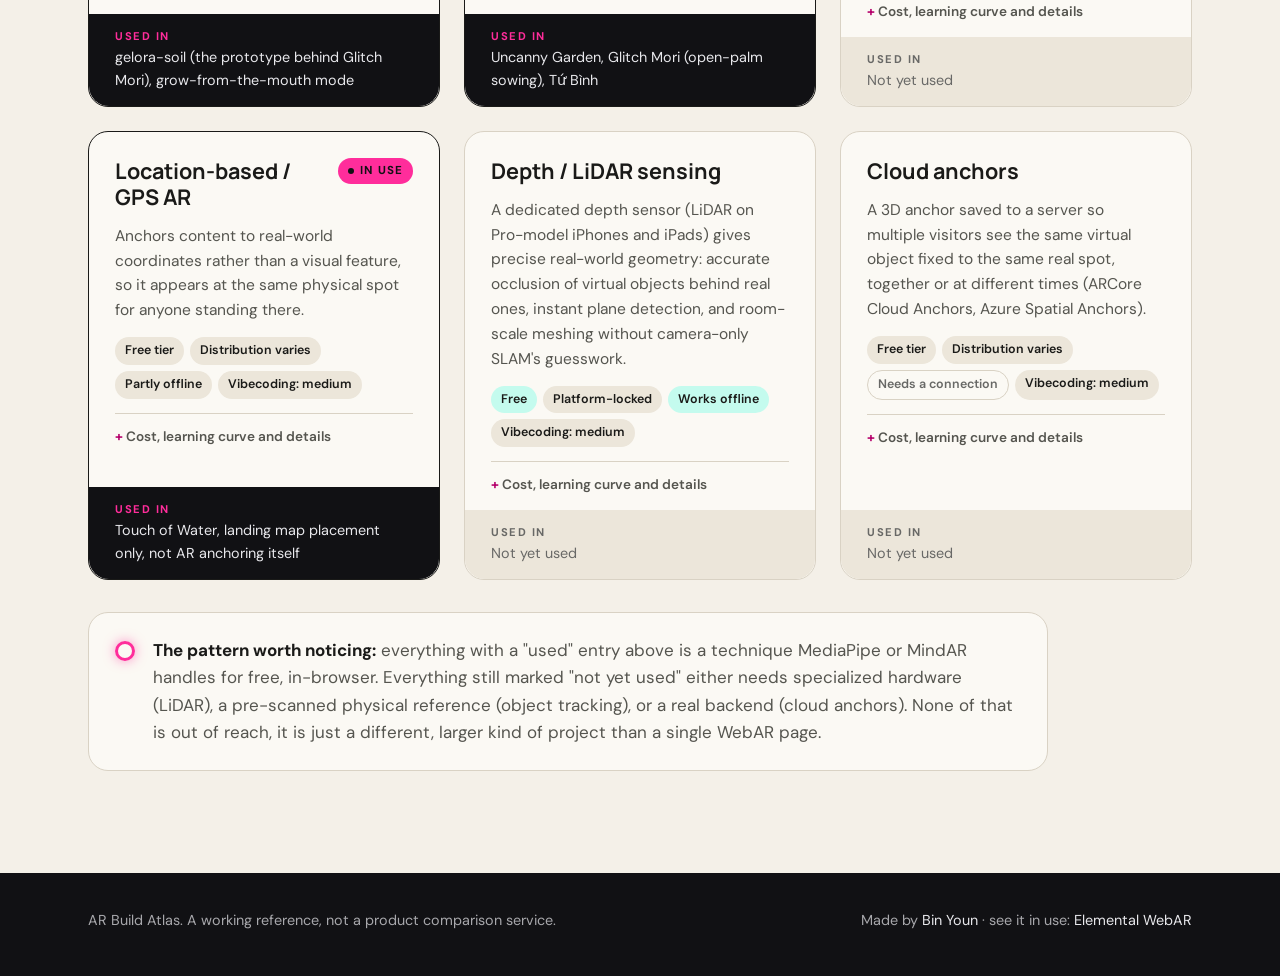
<file: tracking.html>
<!doctype html>
<html lang="en">
<head>
<meta charset="utf-8">
<meta name="viewport" content="width=device-width, initial-scale=1">
<title>Tracking approaches &middot; AR Build Atlas</title>
<meta name="description" content="Tracking techniques underneath any AR platform: marker, markerless SLAM, face, hand, body, object, GPS, LiDAR, cloud anchors.">
<link rel="stylesheet" href="assets/css/style.css">
</head>
<body>

<header class="site">
  <div class="wrap">
    <a class="brand" href="index.html">AR Build <span>Atlas</span></a>
    <div class="header-right">
      <div class="search-wrap">
        <svg viewBox="0 0 24 24" fill="none" stroke-width="2" stroke-linecap="round" stroke-linejoin="round"><circle cx="11" cy="11" r="7"></circle><line x1="21" y1="21" x2="16.65" y2="16.65"></line></svg>
        <input type="text" data-search-input placeholder="Search options" aria-label="Search AR build options">
        <div class="search-results" data-search-results></div>
      </div>
      <button class="nav-toggle" aria-label="Toggle navigation">menu</button>
      <nav class="primary">
        <a href="index.html">overview</a>
        <a href="webar.html">webar</a>
        <a href="nocode.html">no-code</a>
        <a href="native.html">native and engine</a>
        <a href="tracking.html" aria-current="page">tracking</a>
        <a href="hardware.html">hardware</a>
      </nav>
    </div>
  </div>
</header>

<main>
  <section class="hero">
    <div class="wrap hero-inner">
      <div class="hero-text">
    <p class="eyebrow">Category 4 of 5</p>
    <h1>Tracking approaches</h1>
    <p class="lede">This is the layer underneath every platform in the other four categories: the actual
    technique used to anchor virtual content to the real world. Picking the tracking approach usually
    narrows the platform choice faster than starting from the platform.</p>
      <ul class="hero-stats" data-stats="tracking"></ul>
      </div>
      <div class="hero-art" aria-hidden="true"><svg viewBox="0 0 400 400" fill="none"><defs><filter id="hg" x="-50%" y="-50%" width="200%" height="200%"><feGaussianBlur stdDeviation="5" result="b"/><feMerge><feMergeNode in="b"/><feMergeNode in="SourceGraphic"/></feMerge></filter><radialGradient id="hh"><stop offset="0%" stop-color="#FF2D9B" stop-opacity="0.35"/><stop offset="100%" stop-color="#FF2D9B" stop-opacity="0"/></radialGradient></defs><circle cx="200" cy="200" r="120" fill="url(#hh)"/><g class="spin"><circle cx="200" cy="200" r="190" stroke="#E8E8EC" stroke-opacity="0.25" stroke-width="1.5" stroke-dasharray="3 12"/></g><circle class="pulse" cx="200" cy="200" r="150" stroke="#FF2D9B" stroke-width="3" filter="url(#hg)"/><g class="spin-rev"><circle cx="200" cy="200" r="110" stroke="#4FFFDF" stroke-opacity="0.7" stroke-width="2" stroke-dasharray="40 14"/><circle cx="200.0" cy="90.0" r="6" fill="#FF2D9B" filter="url(#hg)"/><circle cx="295.3" cy="255.0" r="6" fill="#4FFFDF" filter="url(#hg)"/><circle cx="104.7" cy="255.0" r="6" fill="#FF2D9B" filter="url(#hg)"/></g><circle cx="200" cy="200" r="70" stroke="#E8E8EC" stroke-opacity="0.18"/></svg><span class="hero-num">04</span></div>
    </div>
  </section>
  <div class="wrap">

    <section class="category">
      <div class="table-wrap">
        <table class="compare">
          <thead>
            <tr>
              <th>Option</th>
              <th>What it is</th>
              <th>Cost</th>
              <th>Learning curve</th>
              <th>Distribution</th>
              <th>Offline capable</th>
              <th>Vibecoding fit</th>
              <th>Used in</th>
            </tr>
          </thead>
          <tbody data-options-category="tracking"></tbody>
        </table>
      </div>

      <div class="note">
        <strong>The pattern worth noticing:</strong> everything with a "used" entry above is a technique
        MediaPipe or MindAR handles for free, in-browser. Everything still marked "not yet used" either
        needs specialized hardware (LiDAR), a pre-scanned physical reference (object tracking), or a
        real backend (cloud anchors). None of that is out of reach, it is just a different, larger kind
        of project than a single WebAR page.
      </div>
    </section>
  </div>
</main>

<footer class="site">
  <div class="wrap"><span>AR Build Atlas. A working reference, not a product comparison service.</span><span>Made by <a href="https://binyoun.com">Bin Youn</a> · see it in use: <a href="https://binyoun.github.io/webar/">Elemental WebAR</a></span></div>
</footer>

<script src="assets/js/data.js"></script>
<script src="assets/js/render.js"></script>
<script src="assets/js/search.js"></script>
<script src="assets/js/nav.js"></script>
</body>
</html>
</file>
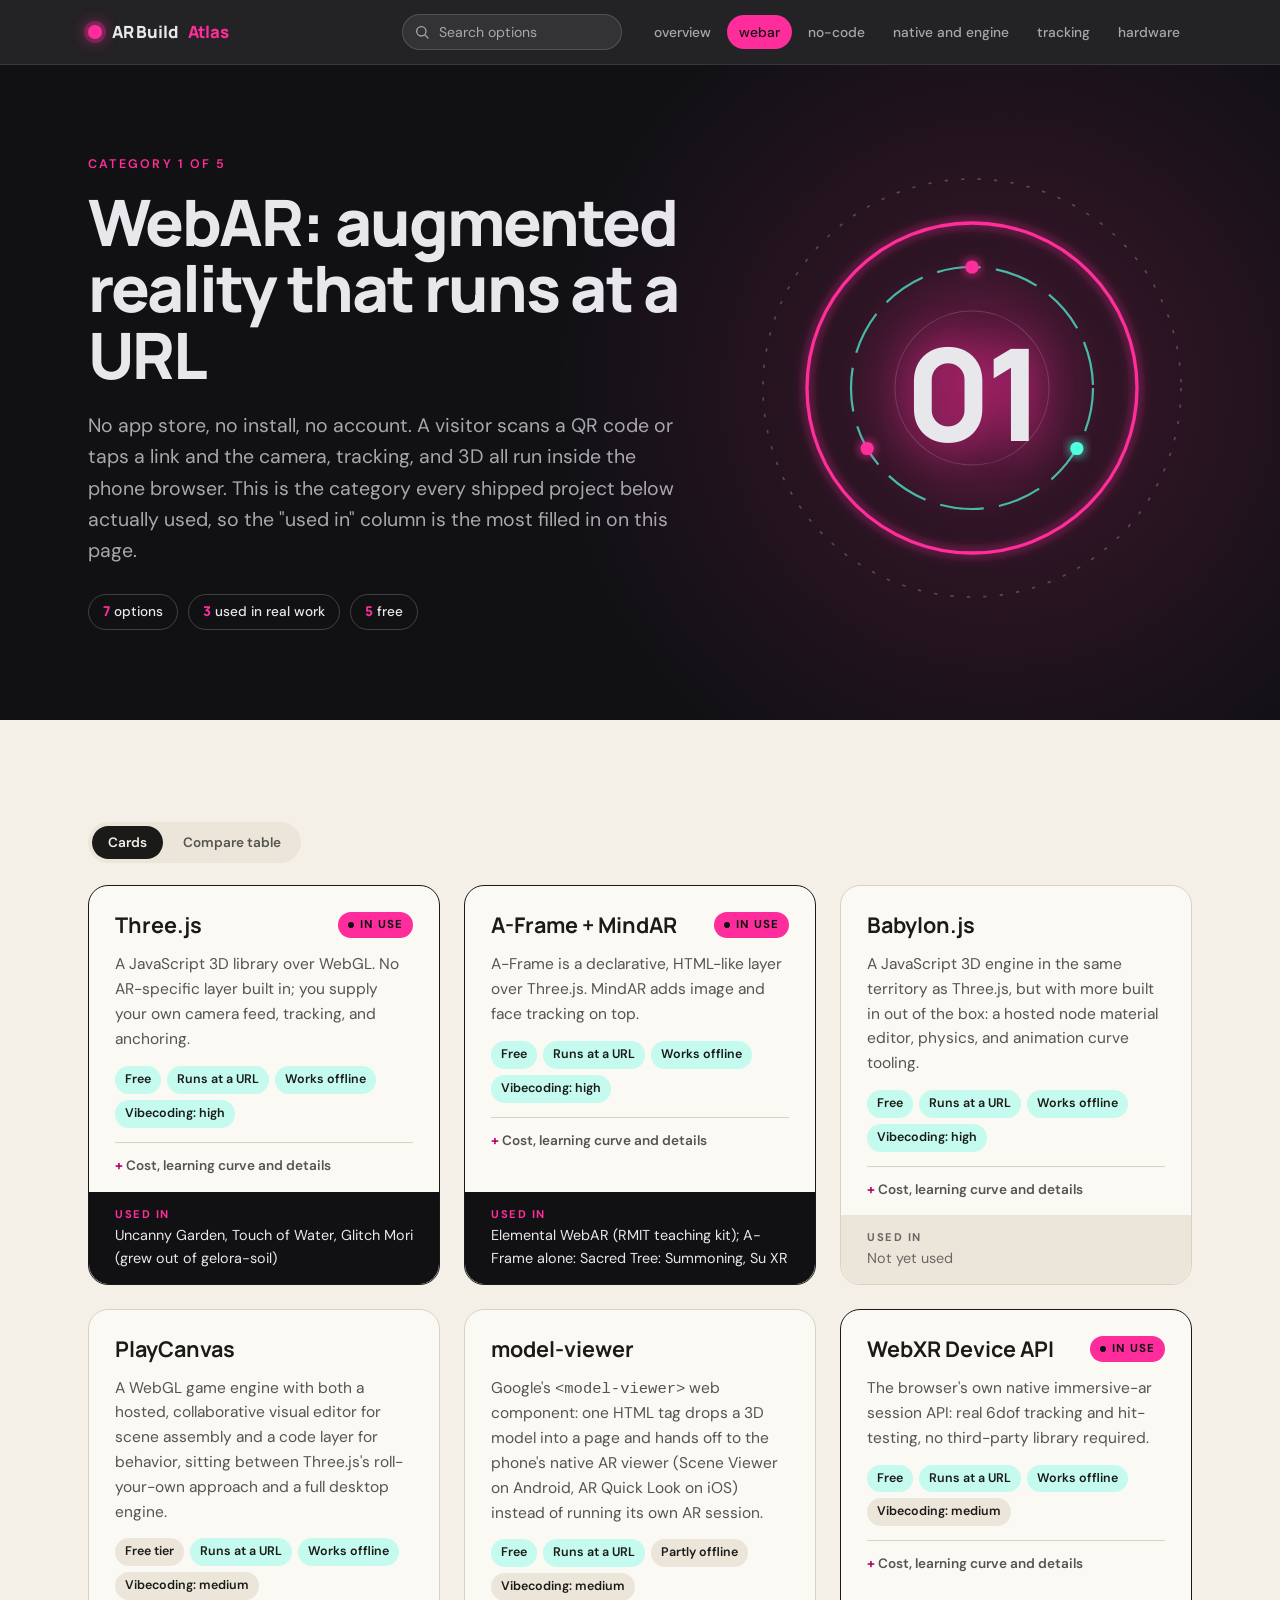
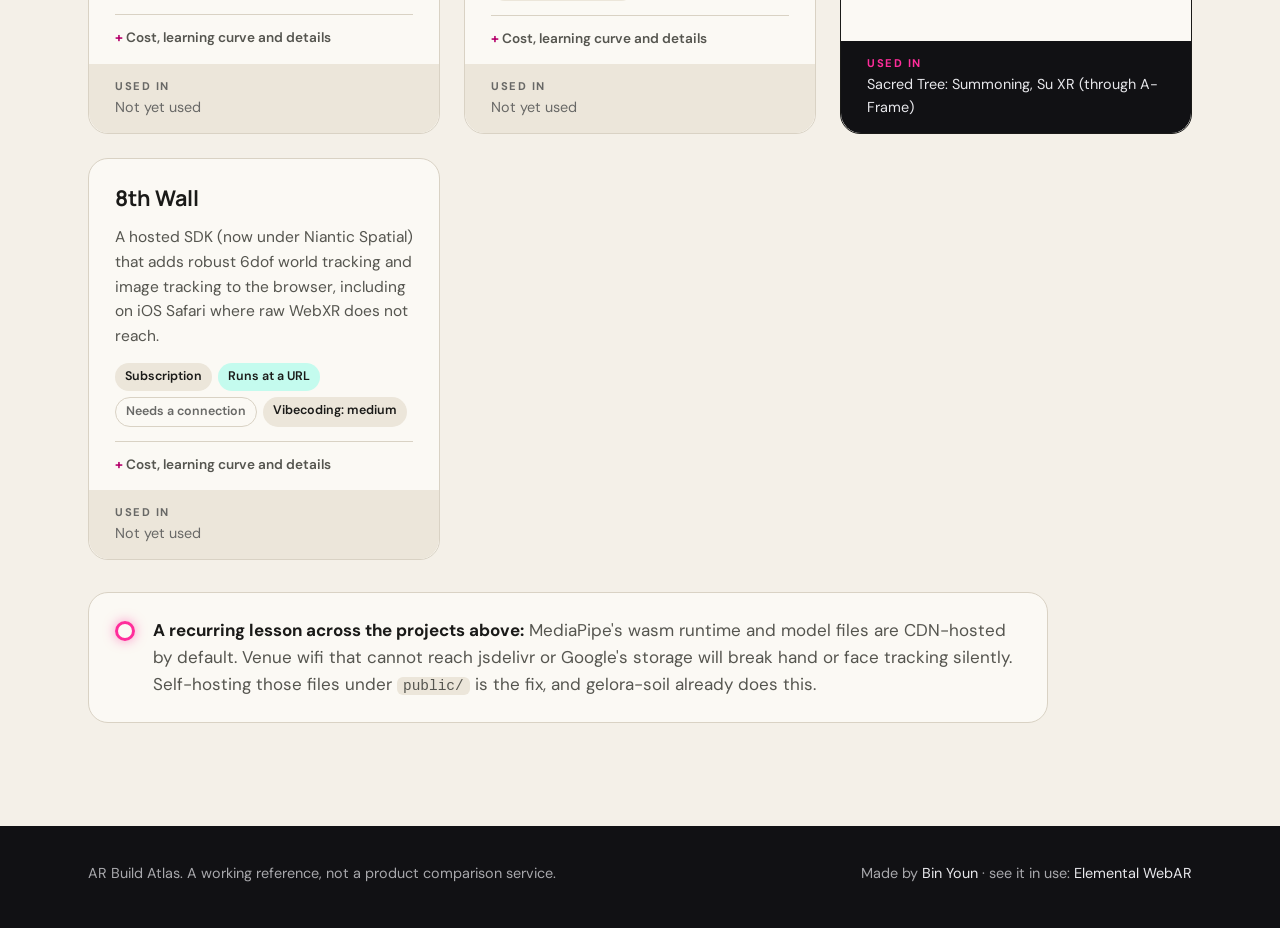
<file: webar.html>
<!doctype html>
<html lang="en">
<head>
<meta charset="utf-8">
<meta name="viewport" content="width=device-width, initial-scale=1">
<title>WebAR &middot; AR Build Atlas</title>
<meta name="description" content="Browser-based AR frameworks: Three.js, Babylon.js, PlayCanvas, model-viewer, A-Frame plus MindAR, WebXR, 8th Wall, compared with real project examples.">
<link rel="stylesheet" href="assets/css/style.css">
</head>
<body>

<header class="site">
  <div class="wrap">
    <a class="brand" href="index.html">AR Build <span>Atlas</span></a>
    <div class="header-right">
      <div class="search-wrap">
        <svg viewBox="0 0 24 24" fill="none" stroke-width="2" stroke-linecap="round" stroke-linejoin="round"><circle cx="11" cy="11" r="7"></circle><line x1="21" y1="21" x2="16.65" y2="16.65"></line></svg>
        <input type="text" data-search-input placeholder="Search options" aria-label="Search AR build options">
        <div class="search-results" data-search-results></div>
      </div>
      <button class="nav-toggle" aria-label="Toggle navigation">menu</button>
      <nav class="primary">
        <a href="index.html">overview</a>
        <a href="webar.html" aria-current="page">webar</a>
        <a href="nocode.html">no-code</a>
        <a href="native.html">native and engine</a>
        <a href="tracking.html">tracking</a>
        <a href="hardware.html">hardware</a>
      </nav>
    </div>
  </div>
</header>

<main>
  <section class="hero">
    <div class="wrap hero-inner">
      <div class="hero-text">
    <p class="eyebrow">Category 1 of 5</p>
    <h1>WebAR: augmented reality that runs at a URL</h1>
    <p class="lede">No app store, no install, no account. A visitor scans a QR code or taps a link and the
    camera, tracking, and 3D all run inside the phone browser. This is the category every shipped project
    below actually used, so the "used in" column is the most filled in on this page.</p>
      <ul class="hero-stats" data-stats="webar"></ul>
      </div>
      <div class="hero-art" aria-hidden="true"><svg viewBox="0 0 400 400" fill="none"><defs><filter id="hg" x="-50%" y="-50%" width="200%" height="200%"><feGaussianBlur stdDeviation="5" result="b"/><feMerge><feMergeNode in="b"/><feMergeNode in="SourceGraphic"/></feMerge></filter><radialGradient id="hh"><stop offset="0%" stop-color="#FF2D9B" stop-opacity="0.35"/><stop offset="100%" stop-color="#FF2D9B" stop-opacity="0"/></radialGradient></defs><circle cx="200" cy="200" r="120" fill="url(#hh)"/><g class="spin"><circle cx="200" cy="200" r="190" stroke="#E8E8EC" stroke-opacity="0.25" stroke-width="1.5" stroke-dasharray="3 12"/></g><circle class="pulse" cx="200" cy="200" r="150" stroke="#FF2D9B" stroke-width="3" filter="url(#hg)"/><g class="spin-rev"><circle cx="200" cy="200" r="110" stroke="#4FFFDF" stroke-opacity="0.7" stroke-width="2" stroke-dasharray="40 14"/><circle cx="200.0" cy="90.0" r="6" fill="#FF2D9B" filter="url(#hg)"/><circle cx="295.3" cy="255.0" r="6" fill="#4FFFDF" filter="url(#hg)"/><circle cx="104.7" cy="255.0" r="6" fill="#FF2D9B" filter="url(#hg)"/></g><circle cx="200" cy="200" r="70" stroke="#E8E8EC" stroke-opacity="0.18"/></svg><span class="hero-num">01</span></div>
    </div>
  </section>
  <div class="wrap">

    <section class="category">
      <div class="table-wrap">
        <table class="compare">
          <thead>
            <tr>
              <th>Option</th>
              <th>What it is</th>
              <th>Cost</th>
              <th>Learning curve</th>
              <th>Distribution</th>
              <th>Offline capable</th>
              <th>Vibecoding fit</th>
              <th>Used in</th>
            </tr>
          </thead>
          <tbody data-options-category="webar"></tbody>
        </table>
      </div>

      <div class="note">
        <strong>A recurring lesson across the projects above:</strong> MediaPipe's wasm runtime and model
        files are CDN-hosted by default. Venue wifi that cannot reach jsdelivr or Google's storage will
        break hand or face tracking silently. Self-hosting those files under <code>public/</code> is the
        fix, and gelora-soil already does this.
      </div>
    </section>
  </div>
</main>

<footer class="site">
  <div class="wrap"><span>AR Build Atlas. A working reference, not a product comparison service.</span><span>Made by <a href="https://binyoun.com">Bin Youn</a> · see it in use: <a href="https://binyoun.github.io/webar/">Elemental WebAR</a></span></div>
</footer>

<script src="assets/js/data.js"></script>
<script src="assets/js/render.js"></script>
<script src="assets/js/search.js"></script>
<script src="assets/js/nav.js"></script>
</body>
</html>
</file>
<file: assets/css/style.css>
/* AR Build Atlas. binyoun.com register: Manrope + DM Sans, sand ground,
   ink night hero bands, pink and cyan accents, the glowing ring motif.
   Option cards by default, a full compare table on demand. No em-dashes. */

@import url('https://fonts.googleapis.com/css2?family=Manrope:wght@400;500;600;700;800&family=DM+Sans:opsz,wght@9..40,400;9..40,500;9..40,600;9..40,700&display=swap');

:root {
  --sand:      #F4F0E8;
  --paper:     #FBF9F4;
  --sand-2:    #ECE6DA;
  --line:      #D9D2C4;
  --ink:       #1A1A18;
  --ink-2:     #55554F;
  --ink-3:     #686866;

  --night:     #111114;
  --void:      #060608;
  --night-2:   #1C1C21;
  --light:     #E8E8EC;
  --light-dim: #A8A8AC;

  --pink:      #FF2D9B;
  --pink-deep: #B5006B;
  --pink-wash: rgba(255, 45, 155, 0.08);
  --cyan:      #4FFFDF;

  --font-display: "Manrope", system-ui, sans-serif;
  --font-body:    "DM Sans", system-ui, sans-serif;

  --gap:  clamp(16px, 2vw, 24px);
  --pad:  clamp(20px, 4vw, 48px);
  --sect: clamp(56px, 8vw, 104px);
  --max:  1200px;
  --radius: 20px;

  --ease: cubic-bezier(0.22, 1, 0.36, 1);
}

* { box-sizing: border-box; }

html, body { margin: 0; padding: 0; background: var(--sand); color: var(--ink); }

body {
  font-family: var(--font-body);
  font-size: 1.0625rem;
  line-height: 1.6;
  -webkit-font-smoothing: antialiased;
}

a { color: var(--pink-deep); text-decoration: none; }
a:hover { text-decoration: underline; text-underline-offset: 3px; }

.wrap { max-width: var(--max); margin: 0 auto; padding: 0 var(--pad); }

/* header */

header.site {
  position: sticky; top: 0; z-index: 20;
  background: rgba(17, 17, 20, 0.92);
  backdrop-filter: blur(10px);
  border-bottom: 1px solid rgba(232, 232, 236, 0.1);
}
header.site .wrap {
  display: flex; align-items: center; justify-content: space-between;
  gap: var(--gap); padding-top: 14px; padding-bottom: 14px;
}
.brand {
  display: inline-flex; align-items: center; gap: 10px;
  font-family: var(--font-display); font-weight: 800; font-size: 1.05rem;
  color: var(--light); white-space: nowrap; letter-spacing: -0.01em;
}
.brand::before {
  content: ""; width: 14px; height: 14px; border-radius: 50%;
  background: var(--pink); box-shadow: 0 0 0 4px rgba(255, 45, 155, 0.25), 0 0 16px var(--pink);
}
.brand span { color: var(--pink); }
.brand:hover { text-decoration: none; }

.header-right {
  display: flex; align-items: center; justify-content: flex-end;
  flex-wrap: wrap; gap: 20px; flex: 1 1 auto;
}
nav.primary { display: flex; flex-wrap: wrap; align-items: center; gap: 4px; }
nav.primary a {
  font-size: 0.86rem; font-weight: 500; color: var(--light-dim);
  padding: 6px 12px; border-radius: 999px; white-space: nowrap;
}
nav.primary a:hover { color: var(--light); background: rgba(232, 232, 236, 0.08); text-decoration: none; }
nav.primary a[aria-current="page"] { color: var(--night); background: var(--pink); }

.nav-toggle {
  display: none; font: 600 0.8rem var(--font-body); color: var(--light);
  background: none; border: 1px solid rgba(232, 232, 236, 0.3); border-radius: 999px;
  padding: 6px 14px; cursor: pointer;
}

.search-wrap { position: relative; }
.search-wrap input {
  width: 220px; font: 0.88rem var(--font-body); color: var(--light);
  background: rgba(232, 232, 236, 0.08); border: 1px solid rgba(232, 232, 236, 0.16);
  border-radius: 999px; padding: 8px 14px 8px 36px; outline: none;
  transition: border-color 0.2s, width 0.3s var(--ease);
}
.search-wrap input::placeholder { color: var(--light-dim); }
.search-wrap input:focus { border-color: var(--pink); width: 260px; }
.search-wrap svg {
  position: absolute; left: 12px; top: 50%; width: 16px; height: 16px;
  transform: translateY(-50%); stroke: var(--light-dim); pointer-events: none;
}
.search-results {
  display: none; position: absolute; right: 0; top: calc(100% + 10px);
  width: min(420px, 90vw); max-height: 70vh; overflow-y: auto;
  background: var(--paper); border: 1px solid var(--ink); border-radius: 16px;
  box-shadow: 0 24px 60px rgba(0, 0, 0, 0.35);
}
.search-results.open { display: block; }
.search-results ul, .finder-results ul { list-style: none; margin: 0; padding: 0; }
.search-results li + li { border-top: 1px solid var(--line); }
.search-results a, .finder-results a {
  display: grid; gap: 2px; padding: 12px 16px; color: var(--ink);
}
.search-results a:hover, .finder-results a:hover { background: var(--pink-wash); text-decoration: none; }
.result-category {
  font-size: 0.7rem; font-weight: 600; letter-spacing: 0.12em; text-transform: uppercase; color: var(--pink-deep);
}
.result-name { font-family: var(--font-display); font-weight: 700; font-size: 1rem; }
.result-snippet { font-size: 0.85rem; color: var(--ink-2); }
.search-empty { margin: 0; padding: 14px 16px; color: var(--ink-2); font-size: 0.9rem; }

@media (max-width: 860px) {
  .nav-toggle { display: block; }
  nav.primary { display: none; width: 100%; padding-top: 8px; }
  nav.primary.open { display: flex; }
  header.site .wrap { flex-wrap: wrap; }
  .search-wrap input, .search-wrap input:focus { width: 180px; }
}

/* hero band: night ground, glowing rings */

.hero {
  position: relative; overflow: hidden;
  background:
    radial-gradient(circle at 78% 50%, rgba(255, 45, 155, 0.18), transparent 42%),
    var(--night);
  color: var(--light);
}
.hero-inner {
  position: relative; display: grid; grid-template-columns: minmax(0, 1.25fr) minmax(0, 1fr);
  align-items: center; gap: var(--gap);
  padding-top: clamp(48px, 7vw, 96px); padding-bottom: clamp(48px, 7vw, 96px);
}
.hero-text { position: relative; z-index: 1; }
.hero .eyebrow { color: var(--pink); }
.hero h1 { color: var(--light); }
.hero p.lede { color: var(--light-dim); }
.hero-stats { display: flex; flex-wrap: wrap; gap: 10px; margin: 28px 0 0; padding: 0; list-style: none; }
.hero-stats li {
  font-size: 0.85rem; font-weight: 500; color: var(--light);
  border: 1px solid rgba(232, 232, 236, 0.22); border-radius: 999px; padding: 6px 14px;
}
.hero-stats li b { font-family: var(--font-display); color: var(--pink); font-weight: 800; margin-right: 4px; }
.hero-art { position: relative; aspect-ratio: 1; width: 100%; max-width: 440px; justify-self: end; }
.hero-art svg { width: 100%; height: 100%; overflow: visible; }
.hero-num {
  position: absolute; inset: 0; display: flex; align-items: center; justify-content: center;
  font-family: var(--font-display); font-weight: 800; font-size: clamp(4rem, 10vw, 8rem);
  color: var(--light); letter-spacing: -0.04em; text-shadow: 0 0 40px rgba(255, 45, 155, 0.6);
}
.spin { transform-origin: 200px 200px; animation: spin 90s linear infinite; }
.spin-rev { transform-origin: 200px 200px; animation: spin 140s linear infinite reverse; }
.pulse { transform-origin: 200px 200px; animation: pulse 4s ease-in-out infinite; }
@keyframes spin { to { transform: rotate(360deg); } }
@keyframes pulse { 0%, 100% { opacity: 1; } 50% { opacity: 0.45; } }
@media (prefers-reduced-motion: reduce) { .spin, .spin-rev, .pulse { animation: none; } }

@media (max-width: 760px) {
  .hero-inner { grid-template-columns: 1fr; }
  .hero-art { position: absolute; right: -30%; top: 50%; width: 80%; transform: translateY(-50%); opacity: 0.35; }
  .hero-num { display: none; }
}

/* type */

main { padding: 0 0 var(--sect); }
main > .wrap { padding-top: var(--sect); }

.eyebrow {
  margin: 0 0 14px; font-size: 0.78rem; font-weight: 600; letter-spacing: 0.18em;
  text-transform: uppercase; color: var(--pink-deep);
}
h1 {
  margin: 0; font-family: var(--font-display); font-weight: 800;
  font-size: clamp(2.2rem, 5vw, 4rem); line-height: 1.04; letter-spacing: -0.03em; max-width: 18ch;
}
h2 {
  margin: 0 0 14px; font-family: var(--font-display); font-weight: 800;
  font-size: clamp(1.6rem, 3vw, 2.3rem); line-height: 1.1; letter-spacing: -0.02em;
}
h3 { margin: 0; font-family: var(--font-display); font-weight: 700; font-size: 1.25rem; line-height: 1.2; }
p.lede { margin: 22px 0 0; font-size: clamp(1.05rem, 1.6vw, 1.22rem); line-height: 1.6; max-width: 60ch; }

section.category > p, section.category > .intro { max-width: 68ch; color: var(--ink-2); }
section + section { margin-top: var(--sect); }

/* index: category tiles */

.index-list {
  display: grid; grid-template-columns: repeat(auto-fill, minmax(300px, 1fr)); gap: var(--gap); margin-top: 28px;
}
.index-row {
  position: relative; display: flex; flex-direction: column; gap: 14px; min-height: 260px;
  padding: 28px; border-radius: var(--radius); background: var(--paper); border: 1px solid var(--ink);
  color: var(--ink); overflow: hidden;
  transition: transform 0.35s var(--ease), background 0.35s var(--ease), color 0.35s var(--ease);
}
.index-row::after {
  content: ""; position: absolute; right: -60px; bottom: -60px; width: 180px; height: 180px;
  border-radius: 50%; border: 2px dashed var(--line); transition: border-color 0.35s, transform 0.6s var(--ease);
}
.index-row:hover { transform: translateY(-4px); background: var(--night); color: var(--light); text-decoration: none; }
.index-row:hover::after { border-color: var(--pink); transform: rotate(45deg) scale(1.1); }
.index-row:hover .index-desc { color: var(--light-dim); }
.index-num { font-family: var(--font-display); font-weight: 800; font-size: 2.6rem; line-height: 1; color: var(--pink); }
.index-body { display: flex; flex-direction: column; gap: 8px; flex: 1; }
.index-title { font-family: var(--font-display); font-weight: 800; font-size: 1.4rem; line-height: 1.15; }
.index-desc { font-size: 0.95rem; color: var(--ink-2); transition: color 0.35s; }
.index-count {
  position: relative; z-index: 1; font-size: 0.8rem; font-weight: 600; letter-spacing: 0.08em;
  text-transform: uppercase; color: var(--ink-3);
}
.index-row:hover .index-count { color: var(--cyan); }

/* decision guide + glossary */

.decision-list { list-style: none; margin: 24px 0 0; padding: 0; display: grid; gap: 12px; counter-reset: d; }
.decision-list li {
  counter-increment: d; position: relative; padding: 20px 24px 20px 72px;
  background: var(--paper); border-radius: 16px; border: 1px solid var(--line); color: var(--ink-2);
}
.decision-list li::before {
  content: counter(d, decimal-leading-zero); position: absolute; left: 24px; top: 18px;
  font-family: var(--font-display); font-weight: 800; color: var(--pink-deep);
}
.decision-list strong { color: var(--ink); }

dl.glossary {
  display: grid; grid-template-columns: repeat(auto-fill, minmax(280px, 1fr)); gap: var(--gap); margin: 24px 0 0;
}
dl.glossary .term {
  padding: 22px; background: var(--paper); border-radius: 16px; border: 1px solid var(--line);
}
dl.glossary dt { font-family: var(--font-display); font-weight: 800; font-size: 1.05rem; margin: 0 0 6px; }
dl.glossary dd { margin: 0; color: var(--ink-2); font-size: 0.95rem; }

/* finder */

.finder {
  margin-top: 24px; padding: clamp(20px, 3vw, 32px); border-radius: var(--radius);
  background: var(--night); color: var(--light);
}
.finder-controls { display: grid; grid-template-columns: 2fr repeat(4, 1fr); gap: 10px; }
.finder-controls input[type="text"], .finder-controls select {
  font: 0.92rem var(--font-body); color: var(--light); background: var(--night-2);
  border: 1px solid rgba(232, 232, 236, 0.18); border-radius: 12px; padding: 12px 14px; outline: none;
}
.finder-controls input[type="text"]::placeholder { color: var(--light-dim); }
.finder-controls input[type="text"]:focus, .finder-controls select:focus { border-color: var(--pink); }
.finder-count { margin: 18px 0 10px; font-size: 0.85rem; color: var(--cyan); }
.finder-results { max-height: 460px; overflow-y: auto; border-radius: 12px; background: var(--paper); }
.finder-results li + li { border-top: 1px solid var(--line); }
.finder .search-empty { color: var(--light-dim); }
@media (max-width: 860px) { .finder-controls { grid-template-columns: 1fr 1fr; } .finder-controls input[type="text"] { grid-column: 1 / -1; } }

/* option cards */

.view-toggle {
  display: inline-flex; gap: 4px; padding: 4px; margin: 0 0 22px;
  background: var(--sand-2); border-radius: 999px;
}
.view-toggle button {
  font: 600 0.85rem var(--font-body); color: var(--ink-2); background: none; border: 0;
  border-radius: 999px; padding: 8px 16px; cursor: pointer;
}
.view-toggle button[aria-pressed="true"] { background: var(--ink); color: var(--sand); }

.opt-cards { display: grid; grid-template-columns: repeat(auto-fill, minmax(330px, 1fr)); gap: var(--gap); margin-bottom: 32px; }
body.view-table .opt-cards { display: none; }
body:not(.view-table) .table-wrap { display: none; }

.opt-card {
  position: relative; display: flex; flex-direction: column; gap: 14px; padding: 26px;
  background: var(--paper); border: 1px solid var(--line); border-radius: var(--radius);
  transition: border-color 0.3s, transform 0.3s var(--ease), box-shadow 0.3s;
}
.opt-card:hover { border-color: var(--ink); transform: translateY(-3px); box-shadow: 0 16px 40px rgba(26, 26, 24, 0.08); }
.opt-card.is-used { border-color: var(--ink); }
.opt-head { display: flex; align-items: flex-start; justify-content: space-between; gap: 12px; }
.opt-head h3 { font-size: 1.35rem; }
.in-use {
  flex: none; display: inline-flex; align-items: center; gap: 6px; font-size: 0.72rem; font-weight: 700;
  letter-spacing: 0.1em; text-transform: uppercase; color: var(--night);
  background: var(--pink); border-radius: 999px; padding: 4px 10px;
}
.in-use::before { content: ""; width: 6px; height: 6px; border-radius: 50%; background: var(--night); }
.opt-what { margin: 0; color: var(--ink-2); font-size: 0.97rem; }

.chips { display: flex; flex-wrap: wrap; gap: 6px; margin: 0; padding: 0; list-style: none; }
.chip {
  font-size: 0.78rem; font-weight: 600; padding: 4px 10px; border-radius: 999px;
  background: var(--sand-2); color: var(--ink);
}
.chip.good { background: rgba(79, 255, 223, 0.32); }
.chip.warm { background: rgba(255, 45, 155, 0.16); color: var(--pink-deep); }
.chip.dim  { background: transparent; border: 1px solid var(--line); color: var(--ink-3); }

.opt-card details { border-top: 1px solid var(--line); padding-top: 12px; }
.opt-card summary {
  cursor: pointer; font-size: 0.85rem; font-weight: 600; color: var(--ink-2); list-style: none;
}
.opt-card summary::-webkit-details-marker { display: none; }
.opt-card summary::before { content: "+ "; color: var(--pink-deep); font-weight: 800; }
.opt-card details[open] summary::before { content: "– "; }
.opt-card dl { margin: 12px 0 0; display: grid; grid-template-columns: auto 1fr; gap: 8px 14px; font-size: 0.9rem; }
.opt-card dt { font-weight: 700; color: var(--ink); }
.opt-card dd { margin: 0; color: var(--ink-2); }

.opt-used {
  margin: auto -26px -26px; padding: 14px 26px; border-radius: 0 0 var(--radius) var(--radius);
  font-size: 0.9rem; background: var(--night); color: var(--light);
}
.opt-used span {
  display: block; font-size: 0.7rem; font-weight: 700; letter-spacing: 0.14em; text-transform: uppercase; color: var(--pink);
}
.opt-used.none { background: var(--sand-2); color: var(--ink-3); }
.opt-used.none span { color: var(--ink-3); }

.opt-card.flash, table.compare tbody tr.row-highlight td {
  animation: flash 2.2s var(--ease);
}
@keyframes flash { 0%, 40% { box-shadow: 0 0 0 4px var(--pink); } 100% { box-shadow: 0 0 0 0 transparent; } }

/* compare table */

.table-wrap { overflow-x: auto; margin: 0 0 32px; border: 1px solid var(--ink); border-radius: var(--radius); background: var(--paper); }
table.compare { width: 100%; min-width: 1100px; border-collapse: collapse; font-size: 0.88rem; }
table.compare th, table.compare td { padding: 14px 16px; text-align: left; vertical-align: top; border-bottom: 1px solid var(--line); }
table.compare thead th {
  position: sticky; top: 0; background: var(--night); color: var(--light);
  font-size: 0.72rem; font-weight: 700; letter-spacing: 0.12em; text-transform: uppercase;
}
table.compare tbody tr:hover td { background: var(--pink-wash); }
table.compare td { color: var(--ink-2); }
table.compare td.name { font-family: var(--font-display); font-weight: 800; color: var(--ink); white-space: nowrap; }
table.compare td.fit-high { color: var(--pink-deep); font-weight: 600; }
table.compare td.fit-low { color: var(--ink-3); }
table.compare td.used-in { color: var(--ink); font-weight: 600; }
table.compare td.used-in.none { color: var(--ink-3); font-weight: 400; }

/* notes + footer */

.note {
  position: relative; margin: 24px 0 0; padding: 24px 28px 24px 64px; border-radius: var(--radius);
  background: var(--paper); border: 1px solid var(--line); color: var(--ink-2); max-width: 80ch;
}
.note::before {
  content: ""; position: absolute; left: 26px; top: 28px; width: 14px; height: 14px; border-radius: 50%;
  border: 3px solid var(--pink); box-shadow: 0 0 12px rgba(255, 45, 155, 0.5);
}
.note strong { color: var(--ink); }
.note code { font-size: 0.85em; background: var(--sand-2); padding: 1px 6px; border-radius: 6px; }

footer.site { background: var(--night); color: var(--light-dim); font-size: 0.9rem; }
footer.site .wrap { display: flex; flex-wrap: wrap; justify-content: space-between; gap: 12px; padding-top: 36px; padding-bottom: 44px; }
footer.site a { color: var(--light); }
</file>
